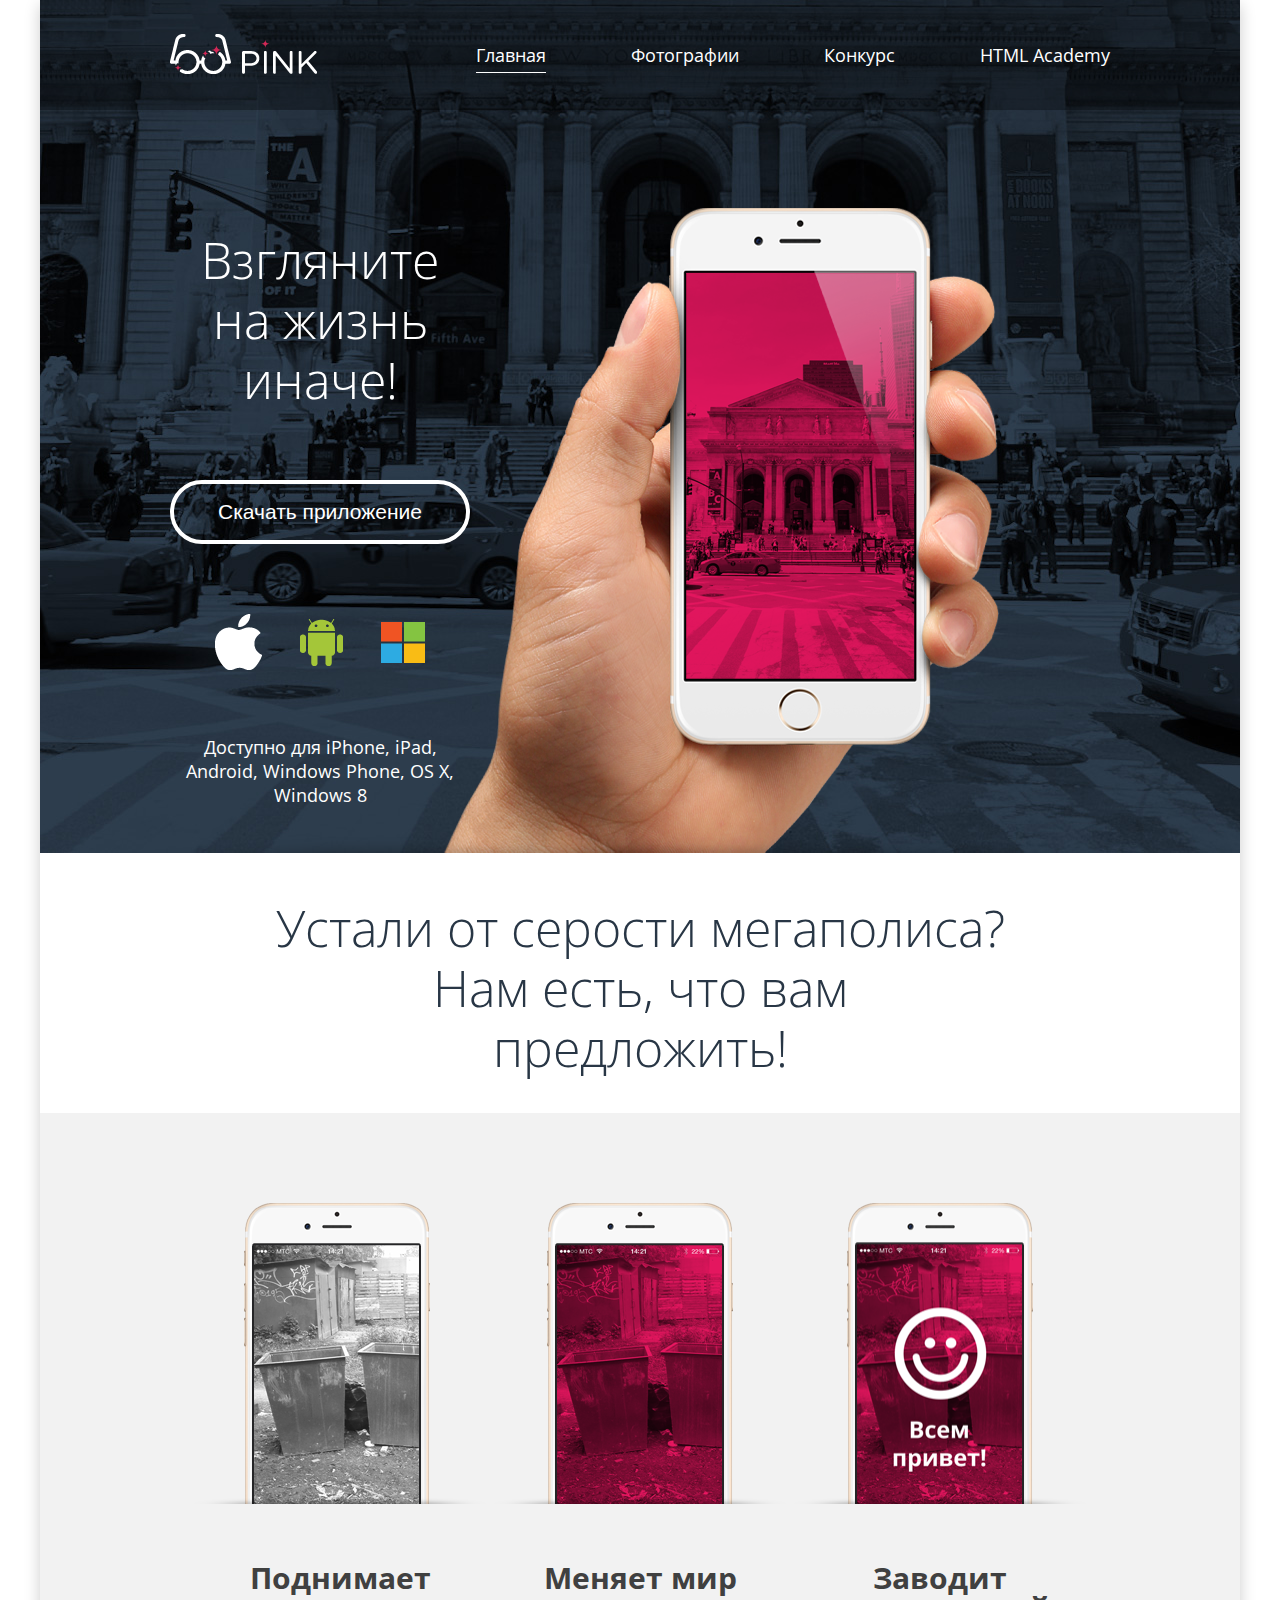
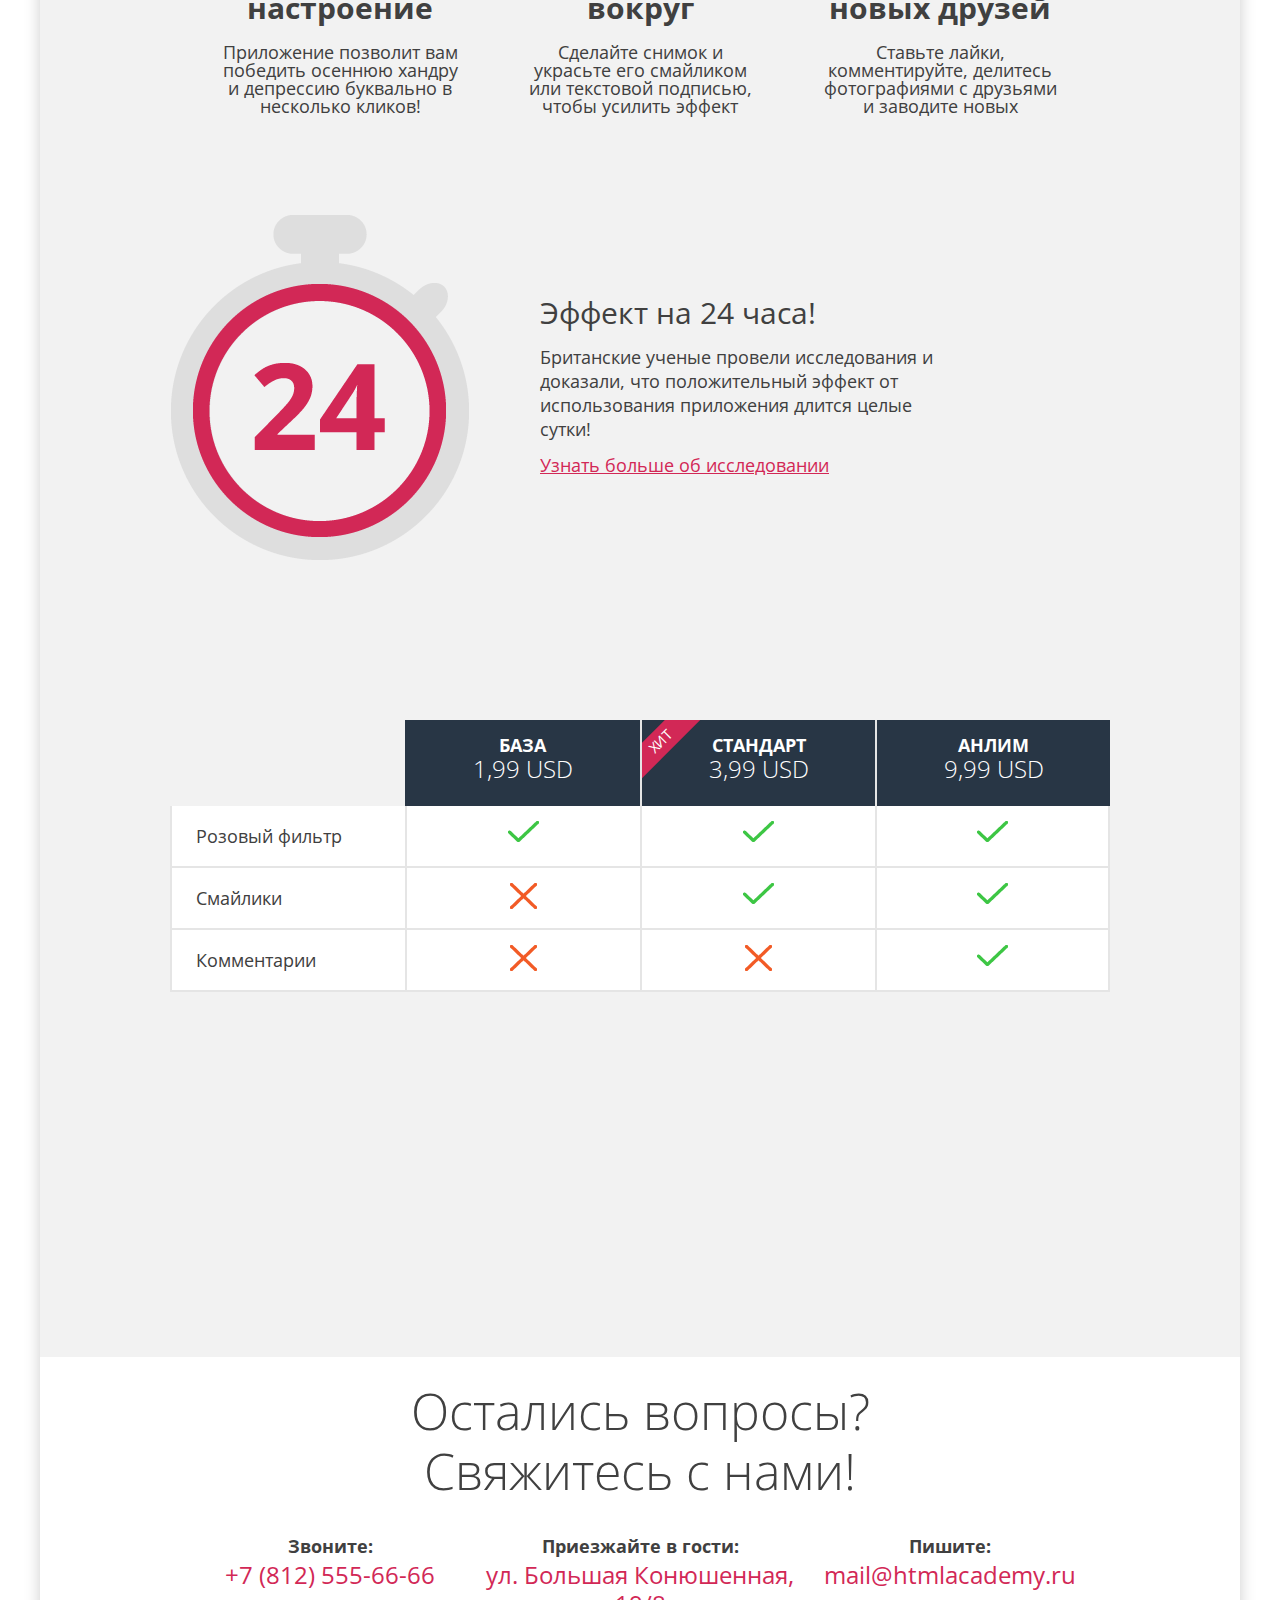
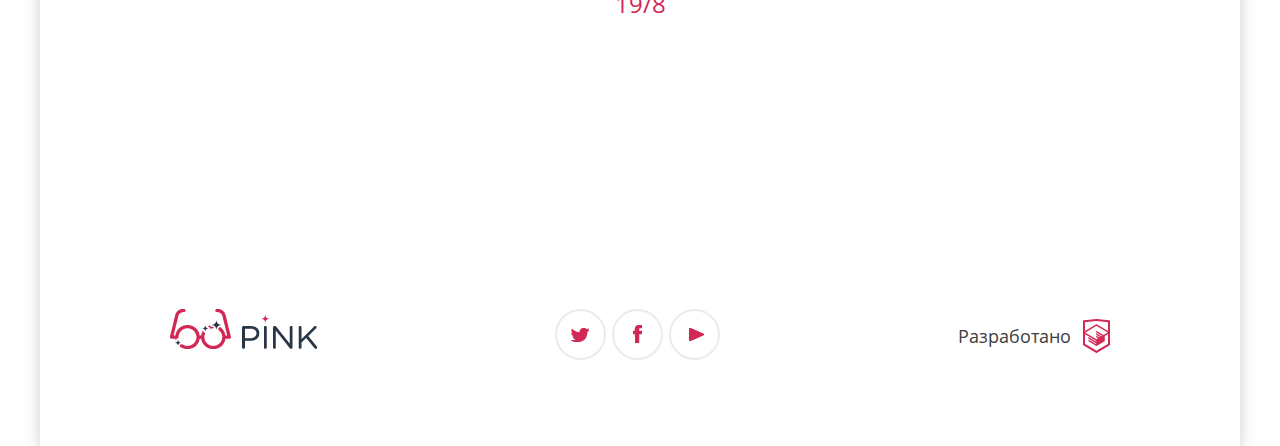
<file: index.html>
<!DOCTYPE html>
<html lang="ru">

<head>
    <meta charset="UTF-8">
    <meta http-equiv="X-UA-Compatible" content="IE=edge">
    <meta name="viewport" content="width=device-width, initial-scale=1.0">
    <title>Document</title>
    <link rel="preconnect" href="https://fonts.googleapis.com">
    <link rel="preconnect" href="https://fonts.gstatic.com" crossorigin>
    <link href="https://fonts.googleapis.com/css2?family=Open+Sans:ital,wght@0,300;0,400;0,700;1,300;1,400;1,700&display=swap" rel="stylesheet">
    <link rel="stylesheet" href="./css/styles.css">
</head>

<body>
    <div class="container">
        <header>
            <div class="user-nav-wrapper">
                <a href="#" class="header__logo-link">
                    <picture>
                        <source srcset="./images/index/head/desktop/header-logo.png" alt="" class="header-logo header-logo--desktop" width="147px" height="40px" media="(min-width: 1200px)">
                        <source srcset="./images/index/head/tablet/header-logo.png" alt="" class="header-logo header-logo--tablet" width="147px" height="40px" media="(min-width: 660px)">
                        <source srcset="./images/index/head/mobile/header-logo.png" alt="" class="header-logo header-logo--mobile" width="75px" height="22px">
                        <img srcset="./images/index/head/mobile/header-logo.png" width="75px" height="22px" alt="My default image">
                    </picture>
                </a>
                <div class="burger-icon">
                    <svg viewBox="0 0 24 24">
                        <path d="M3,6H21V8H3V6M3,11H21V13H3V11M3,16H21V18H3V16Z" />
                    </svg>
                </div>
                <nav class="main-nav">
                    <div class="nav-container">
                        <ul class="nav__items">
                            <div class="close-icon">
                                <svg viewBox="0 0 24 24">
                                    <path d="M19,6.41L17.59,5L12,10.59L6.41,5L5,6.41L10.59,12L5,17.59L6.41,19L12,13.41L17.59,19L19,17.59L13.41,12L19,6.41Z" />
                                </svg>
                            </div>
                            <a href="./index.html" class="nav__item-link">
                                <li class="nav__item nav__item-active">Главная</li>
                            </a>
                            <a href="./form.html" class="nav__item-link">
                                <li class="nav__item">Фотографии</li>
                            </a>
                            <a href="./photo.html" class="nav__item-link">
                                <li class="nav__item">Конкурс</li>
                            </a>
                            </a>
                            <a href="achievements.html" class="nav__item-link">
                                <li class="nav__item">HTML Academy</li>
                            </a>
                        </ul>
                    </div>
                </nav>
            </div>
            <picture>
                <source srcset="./images/index/head/desktop/hand-iphone.png" alt="" class="hand-iphone-img hand-iphone--desktop" width="1050px" height="645px" media="(min-width: 1200px)">
                <source srcset="./images/index/head/tablet/hand-iphone.png" alt="" class="hand-iphone-img hand-iphone-img-tablet" width="660px" height="545px" media="(min-width: 660px)">
                <source srcset="./images/index/head/mobile/hand-iphone.png" alt="" class="hand-iphone-img hand-iphone-img-mobile" width="320px" height="314px">
                <img srcset="./images/index/head/mobile/hand-iphone.png" alt="" class="hand-iphone-img hand-iphone-img-mobile" width="320px" height="314px">
            </picture>
            <div class="download__app">
                <h4 class="title download__app-title">Взгляните на жизнь иначе!</h4>
                <button type="button" class="btn download__app-btn">Скачать приложение</button>
                <div class="operating-system__imgs">
                    <img src="./images/index/head/desktop/apple-logo.png" alt="" class="operating-system__img" width="47px" height="56px">
                    <img src="./images/index/head/desktop/android-logo.png" alt="" class="operating-system__img" width="43px" height="47px">
                    <img src="./images/index/head/desktop/microsoft-logo.png" alt="" class="operating-system__img" width="44px" height="41px">
                </div>
                <p class="download__app-text">Доступно для iPhone, iPad, Android, Windows Phone, OS X, Windows 8</p>
            </div>
        </header>
        <main>
            <div class="main__title-block">
                <h4 class="main__title">Устали от серости мегаполиса?</h4>
                <h4 class="main__title">Нам есть, что вам предложить!</h4>
            </div>
            <div class="advantages">
                <div class="advantages__background-graphic-modifier"></div>
                <div class="advantages__text-wrapper">
                    <div class="advantages__text-block">
                        <h4 class="title advantages__title">Поднимает настроение</h4>
                        <p class="advantages-text">Приложение позволит вам победить осеннюю хандру и депрессию буквально в несколько кликов!</p>
                    </div>
                    <div class="advantages__text-block">
                        <h4 class="title advantages__title">Меняет мир вокруг</h4>
                        <p class="advantages-text">Сделайте снимок и украсьте его смайликом или текстовой подписью, чтобы усилить эффект</p>
                    </div>
                    <div class="advantages__text-block">
                        <h4 class="title advantages__title">Заводит новых друзей</h4>
                        <p class="advantages-text">Ставьте лайки, комментируйте, делитесь фотографиями с друзьями и заводите новых</p>
                    </div>
                </div>
                <div class="advantages__imgs">
                    <img src="./images/index/body/desktop/advantages-img1.png" alt="" class="advantages__img" width="300px" height="315px">
                    <img src="./images/index/body/desktop/advantages-img2.png" alt="" class="advantages__img" width="300px" height="315px">
                    <picture>
                        <source srcset="./images/index/body/desktop/advantages-img3.png" alt="" class="advantages__img advantages__img--desktop" width="300px" height="315px" media="(min-width: 1200px)">
                        <source srcset="./images/index/body/tablet/advantages-img3.png" alt="" class="advantages__img advantages__img--tablet" width="268px" height="481px" media="(min-width: 660px)">
                        <source srcset="./images/index/body/mobile/advantages-img3.png" alt="" class="advantages__img advantages__img--mobile" width="157px" height="277px">
                        <img srcset="./images/index/body/mobile/advantages-img3.png" alt="" class="advantages__img" width="157px" height="277px">
                    </picture>
                </div>
            </div>
            <div class="duration">
                <div class="duration__imgs">
                    <picture>
                        <source srcset="./images/index/body/desktop/duration.png" alt="" class="duration__img duration__img--desktop" width="298px" height="345px" media="(min-width: 1200px)">
                        <source srcset="./images/index/body/tablet/duration.png" alt="" class="duration__img duration__img--tablet" width="238px" height="276px">
                        <img srcset="./images/index/body/tablet/duration.png" alt="" class="duration__img" width="238px" height="276px">
                    </picture>
                </div>
                <div class="duration__text-block">
                    <h4 class="title duration__title">Эффект на 24 часа!</h4>
                    <p class="duration__text"> Британские ученые провели исследования и доказали, что положительный эффект от использования приложения длится целые сутки!</p>
                    <a href="" class="duration__link link">Узнать больше об исследовании</a>
                </div>
            </div>
            <div class="price">
                <div class="price__background-graphic-modifier"></div>
                <div class="price__list-container">                    
                    <div class="price__list">
                        <div class="price__list-head">
                            <div class="price__text price__text--empty"></div>
                            <div class="price__text">
                                <h4>База</h4>
                                <p>1,99 USD</p>
                            </div>
                            <div class="price__text price__text-img">
                                <h4>Стандарт</h4>
                                <p>3,99 USD</p>
                            </div>
                            <div class="price__text">
                                <h4>Анлим</h4>
                                <p>9,99 USD</p>
                            </div>
                        </div>
                        <div class="price__list-body">
                            <div class="price__item-container">
                                <div class="price__item price__item--empty price__item--fill">Розовый фильтр</div>
                                <div class="price__item price__item--ok"><span class="price__item-text">Розовый фильтр</span><img srcset="./images/index/body/desktop/yes.png" alt="" class="icon-yes" width="31px" height="21px"></div>
                                <div class="price__item price__item--ok"><span class="price__item-text">Розовый фильтр</span><img srcset="./images/index/body/desktop/yes.png" alt="" class="icon-yes" width="31px" height="21px"></div>
                                <div class="price__item price__item--ok"><span class="price__item-text">Розовый фильтр</span><img srcset="./images/index/body/desktop/yes.png" alt="" class="icon-yes" width="31px" height="21px"></div>
                            </div>
                            <div class="price__item-container">
                                <div class="price__item price__item--empty price__item--fill">Смайлики</div>
                                <div class="price__item price__item--cancel"><span class="price__item-text">Смайлики</span><img srcset="./images/index/body/desktop/no.png" alt="" class="icon-no" width="27px" height="26px"></div>
                                <div class="price__item price__item--ok"><span class="price__item-text">Смайлики</span><img srcset="./images/index/body/desktop/yes.png" alt="" class="icon-yes" width="31px" height="21px"> </div>
                                <div class="price__item price__item--ok"><span class="price__item-text">Смайлики</span><img srcset="./images/index/body/desktop/yes.png" alt="" class="icon-yes" width="31px" height="21px"></div>
                            </div>
                            <div class="price__item-container">
                                <div class="price__item price__item--empty price__item--fill">Комментарии</div>
                                <div class="price__item price__item--cancel"><span class="price__item-text">Комментарии</span><img srcset="./images/index/body/desktop/no.png" alt="" class="icon-no" width="27px" height="26px"></div>
                                <div class="price__item price__item--cancel"><span class="price__item-text">Комментарии</span><img srcset="./images/index/body/desktop/no.png" alt="" class="icon-no" width="27px" height="26px"></div>
                                <div class="price__item price__item--ok"><span class="price__item-text">Комментарии</span><img srcset="./images/index/body/desktop/yes.png" alt="" class="icon-yes" width="31px" height="21px"></div>
                            </div>
                        </div>
                    </div>

                    <div class="swiper price__list price__list--mobile">
                        <!-- Additional required wrapper -->
                        <div class="swiper-wrapper">
                            <!-- Slides -->
                            <div class="swiper-slide price__list-item">
                                <div class="price__text">
                                    <h4>База</h4>
                                    <p>1,99 USD</p>
                                </div>
                                <div class="price__item price__item--ok"><span class="price__item-text">Розовый фильтр</span><img srcset="images/index/body/desktop/yes.png" alt="" class="icon-yes" width="31px" height="21px"></div>
                                <div class="price__item price__item--cancel"><span class="price__item-text">Смайлики</span><img srcset="images/index/body/desktop/no.png" alt="" class="icon-no" width="27px" height="26px"></div>
                                <div class="price__item price__item--cancel"><span class="price__item-text">Комментарии</span><img srcset="images/index/body/desktop/no.png" alt="" class="icon-no" width="27px" height="26px"></div>
                            </div>
                            <div class="swiper-slide price__list-item">
                                <div class="price__text price__text-img">
                                    <h4>Стандарт</h4>
                                    <p>3,99 USD</p>
                                </div>
                                <div class="price__item price__item--ok"><span class="price__item-text">Розовый фильтр</span><img srcset="images/index/body/desktop/yes.png" alt="" class="icon-yes" width="31px" height="21px"></div>
                                <div class="price__item price__item--cancel"><span class="price__item-text">Смайлики</span><img srcset="images/index/body/desktop/no.png" alt="" class="icon-no" width="27px" height="26px"></div>
                                <div class="price__item price__item--cancel"><span class="price__item-text">Комментарии</span><img srcset="images/index/body/desktop/no.png" alt="" class="icon-no" width="27px" height="26px"></div>
                            </div>
                            <div class="swiper-slide price__list-item">
                                <div class="price__text">
                                    <h4>Анлим</h4>
                                    <p>9,99 USD</p>
                                </div>
                                <div class="price__item price__item--ok"><span class="price__item-text">Розовый фильтр</span><img srcset="images/index/body/desktop/yes.png" alt="" class="icon-yes" width="31px" height="21px"></div>
                                <div class="price__item price__item--cancel"><span class="price__item-text">Смайлики</span><img srcset="images/index/body/desktop/no.png" alt="" class="icon-no" width="27px" height="26px"></div>
                                <div class="price__item price__item--cancel"><span class="price__item-text">Комментарии</span><img srcset="images/index/body/desktop/no.png" alt="" class="icon-no" width="27px" height="26px"></div>
                            </div>
                        </div>
                        <!-- If we need pagination -->
                        <div class="swiper-pagination swiper-pagination--modifier"></div>

                        <!-- If we need navigation buttons -->
                        <div class="swiper-button-prev swiper-button--modifier"></div>
                        <div class="swiper-button-next swiper-button--modifier"></div>

                        <!-- If we need scrollbar -->
                        <!-- <div class="swiper-scrollbar"></div> -->
                    </div>



                </div>
            </div>
        </main>
        <footer class="footer">
            <h4 class="footer__title">Остались вопросы? Свяжитесь с нами!</h4>
            <div class="footer__contact-container">
                <div class="footer__contact">
                    <h4 class="footer__contact-title">Звоните:</h4>
                    <p class="footer__contact-text">+7 (812) 555-66-66</p>
                </div>
                <div class="footer__contact">
                    <h4 class="footer__contact-title">Пишите:</h4>
                    <p class="footer__contact-text link">mail@htmlacademy.ru</p>
                </div>
                <div class="footer__contact">
                    <h4 class="footer__contact-title">Приезжайте в гости:</h4>
                    <p class="footer__contact-text">ул. Большая Конюшенная, 19/8</p>
                </div>
            </div>
            <div class="footer__background-graphic-modifier"></div>
            <div id="Map" style="height:200px"></div>
            <div class="footer__bottom">
                <div class="footer-visit footer__bottom-item">
                    <picture>
                        <source srcset="./images/index/foot/desktop/pink_logo.png" alt="" class="pink-logo pink-logo--desktop" width="147px" height="40px" media="(min-width: 1200px)">
                        <source srcset="./images/index/foot/tablet/pink_logo.png" alt="" class="pink-logo pink-logo--tablet" width="147px" height="40px">
                        <img srcset="./images/index/foot/desktop/pink_logo.png" alt="" class="pink-logo" width="147px" height="40px">
                    </picture>
                </div>
                <div class="footer__social footer__bottom-item">
                    <a class="social__btn social__btn-tw" href="#"></a>
                    <a class="social__btn social__btn-fb" href="#"></a>
                    <a class="social__btn social__btn-yt" href="#"></a>
                </div>
                <div class="htmlacademy__logo footer__bottom-item">
                    <span>Разработано</span>
                    <a href="" class="htmlacademy__link">
                        <img src="./images/index/foot/desktop/logo_name.png" alt="" class="footer__logo" width="27px" height="34px">
                    </a>
                </div>
            </div>
        </footer>
    </div>
    <script src="./js/jquery.min.js"></script>
    <link rel="stylesheet" href="https://cdn.jsdelivr.net/npm/swiper@8/swiper-bundle.min.css" />
    <script src="https://cdn.jsdelivr.net/npm/swiper@8/swiper-bundle.min.js"></script>
    <script src="./js/swiper.js"></script>
    <!-- <script src="./js/jquery.min.js"></script>
    <script src="./js/jquery-ui.min.js"></script>
    <script src="./js/OpenLayers.js"></script>
    <script src="./js/script.js"></script> -->
    <!-- <script>
        var lat = 47.35387;
        var lon = 8.43609;
        var zoom = 18;

        var fromProjection = new OpenLayers.Projection("EPSG:4326"); // Transform from WGS 1984
        var toProjection = new OpenLayers.Projection("EPSG:900913"); // to Spherical Mercator Projection
        var position = new OpenLayers.LonLat(lon, lat).transform(fromProjection, toProjection);

        map = new OpenLayers.Map("Map");
        var mapnik = new OpenLayers.Layer.OSM();
        map.addLayer(mapnik);

        var markers = new OpenLayers.Layer.Markers("Markers");
        map.addLayer(markers);
        markers.addMarker(new OpenLayers.Marker(position));

        map.setCenter(position, zoom);
    </script> -->
</body>

</html>
</file>
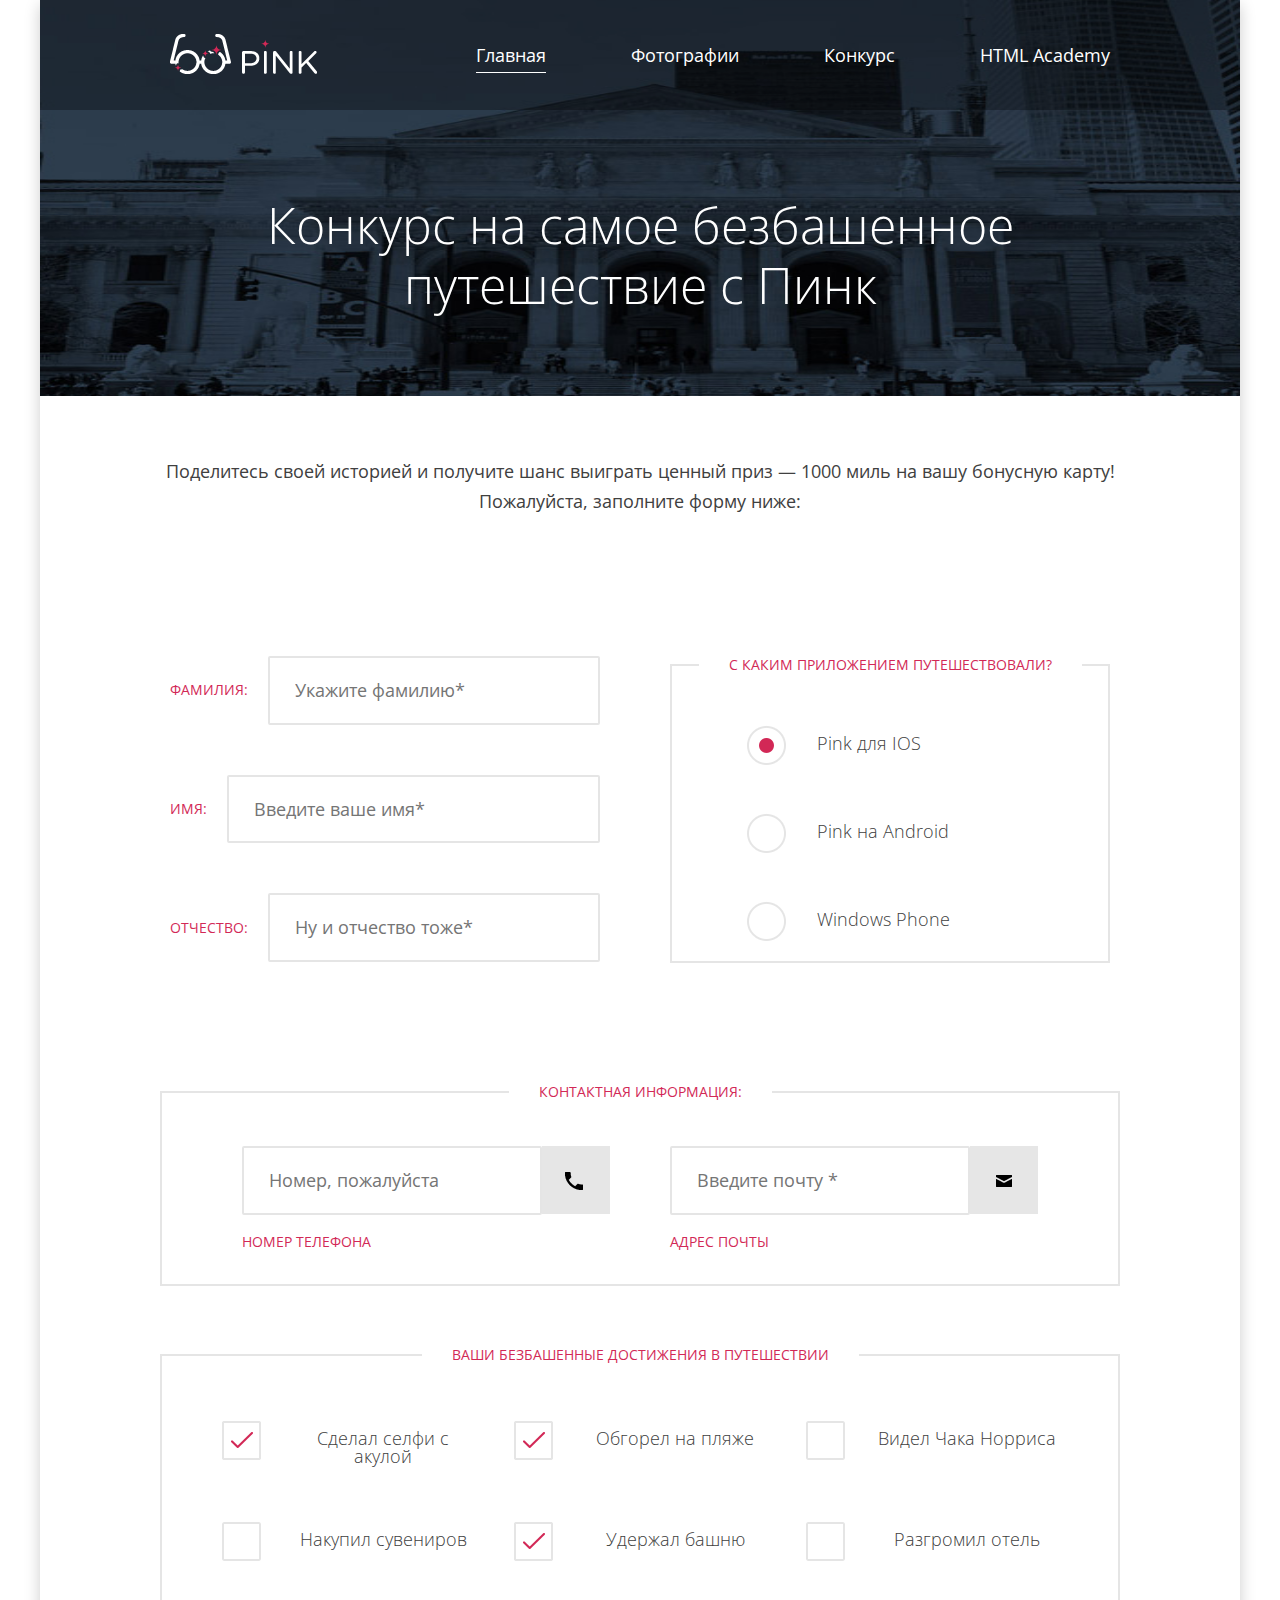
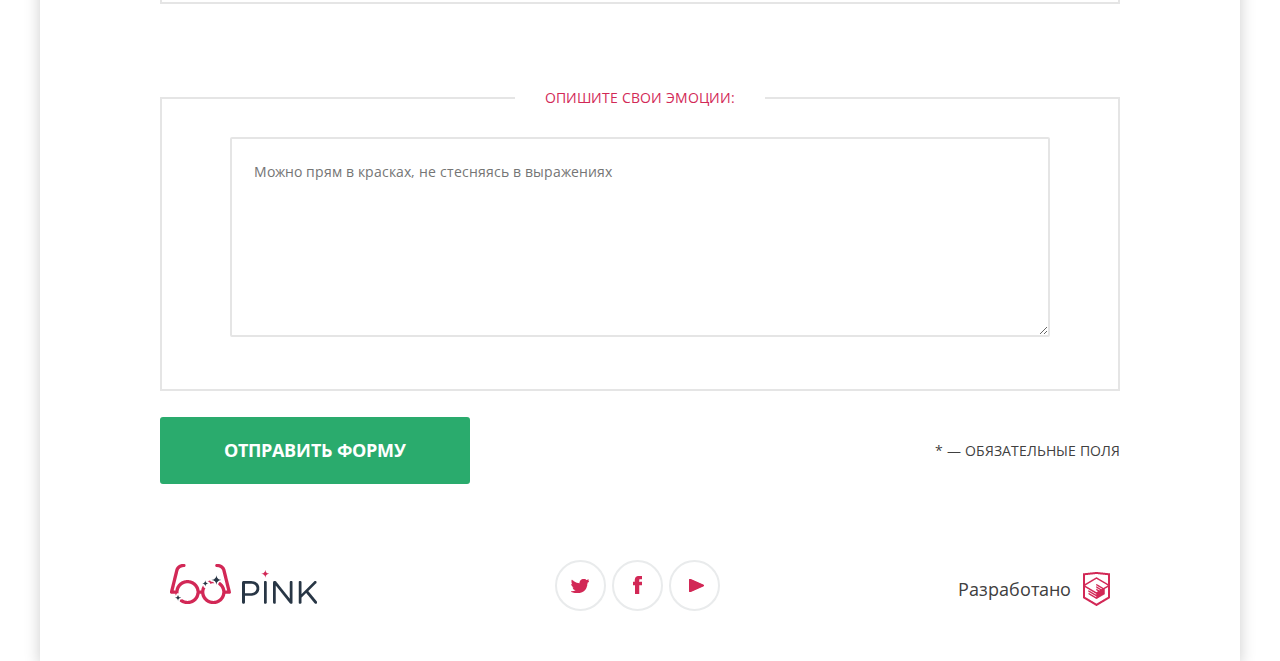
<file: form.html>
<!DOCTYPE html>
<html lang="ru">

<head>
    <meta charset="UTF-8">
    <meta http-equiv="X-UA-Compatible" content="IE=edge">
    <meta name="viewport" content="width=device-width, initial-scale=1.0">
    <title>Document</title>
    <link rel="preconnect" href="https://fonts.googleapis.com">
    <link rel="preconnect" href="https://fonts.gstatic.com" crossorigin>
    <link href="https://fonts.googleapis.com/css2?family=Open+Sans:ital,wght@0,300;0,400;0,700;1,300;1,400;1,700&display=swap" rel="stylesheet">
    <link rel="stylesheet" href="./css/styles.css">
</head>

<body>
    <div class="container">
        <header class="header--form">
            <div class="user-nav-wrapper">
                <a href="#" class="header__logo-link">
                    <picture>
                        <source srcset="./images/index/head/desktop/header-logo.png" alt="" class="header-logo header-logo--desktop" width="147px" height="40px" media="(min-width: 1200px)">
                        <source srcset="./images/index/head/tablet/header-logo.png" alt="" class="header-logo header-logo--tablet" width="147px" height="40px" media="(min-width: 660px)">
                        <source srcset="./images/index/head/mobile/header-logo.png" alt="" class="header-logo header-logo--mobile" width="75px" height="22px">
                        <img srcset="./images/index/head/mobile/header-logo.png" width="75px" height="22px" alt="My default image">
                    </picture>
                </a>
                <div class="burger-icon">
                    <svg viewBox="0 0 24 24">
                        <path d="M3,6H21V8H3V6M3,11H21V13H3V11M3,16H21V18H3V16Z" />
                    </svg>
                </div>
                <nav class="main-nav">
                    <div class="nav-container">
                        <ul class="nav__items">
                            <div class="close-icon">
                                <svg viewBox="0 0 24 24">
                                    <path d="M19,6.41L17.59,5L12,10.59L6.41,5L5,6.41L10.59,12L5,17.59L6.41,19L12,13.41L17.59,19L19,17.59L13.41,12L19,6.41Z" />
                                </svg>
                            </div>
                            <a href="./index.html" class="nav__item-link">
                                <li class="nav__item nav__item-active">Главная</li>
                            </a>
                            <a href="./form.html" class="nav__item-link">
                                <li class="nav__item">Фотографии</li>
                            </a>
                            <a href="./photo.html" class="nav__item-link">
                                <li class="nav__item">Конкурс</li>
                            </a>
                            </a>
                            <a href="achievements.html" class="nav__item-link">
                                <li class="nav__item">HTML Academy</li>
                            </a>
                        </ul>
                    </div>
                </nav>
            </div>
            <h4 class="title header__form-title">Конкурс на самое безбашенное путешествие с Пинк</h4>
        </header>
        <main>
            <form class="contest-feedback">
                <div class="contest-feedback__title-block contest-feedback__container">
                    <h4 class="contest-feedback__title">Поделитесь своей историей и получите шанс выиграть ценный приз — 1000 миль на вашу бонусную карту!
                        <div class="contest-feedback__display-block display-none">Пожалуйста, заполните форму ниже:</div>
                    </h4>
                </div>

                <div class="contest-feedback__flex-container">
                    <div class="contest-feedback__user-info contest-feedback__container">
                        <div class="user-info__container">
                            <label for="user-info__input" class="user-info__label">ФАМИЛИЯ:</label>
                            <input type="text" id="user-info__input" name="user-info__surname" placeholder="Укажите фамилию*" class="js-input user-info__input-form user-info__input-surname">
                        </div>
                        <div class="user-info__container">
                            <label for="user-info__input" class="user-info__label">ИМЯ:</label>
                            <input type="text" id="user-info__input" name="user-info__name" placeholder="Введите ваше имя*" class="js-input user-info__input-form user-info__input-name">
                        </div>
                        <div class="user-info__container">
                            <label for="user-info__input" class="user-info__label">ОТЧЕСТВО:</label>
                            <input type="text" id="user-info__input" name="user-info__middle-name" placeholder="Ну и отчество тоже*" class="js-input user-info__input-form user-info__input-middle-name">
                        </div>
                    </div>

                    <div class="contest-feedback__background-color contest-feedback__pink-app-container">
                        <fieldset class="contest-feedback__pink-app contest-feedback__container">
                            <legend class="pink-app__title">С каким приложением путешествовали?</legend>
                            <div class="pink-app__radios">
                                <div class="radios">
                                    <input id="radio--1" type="radio" name="pink-app__radio" value="radio-IOS" class="js-radio" checked>
                                    <label for="radio--1">Pink для IOS</label>
                                </div>
                                <div class="radios">
                                    <input id="radio--2" type="radio" name="pink-app__radio" value="radio-Android" class="js-radio">
                                    <label for="radio--2">Pink на Android</label>
                                </div>
                                <div class="radios">
                                    <input id="radio--3" type="radio" name="pink-app__radio" value="radio-Phone" class="js-radio">
                                    <label for="radio--3">Windows Phone</label>
                                </div>
                            </div>
                        </fieldset>
                    </div>
                </div>

                <div class="contest-feedback__background-color contest-feedback__achievements-container">
                    <fieldset class="contest-feedback__achievements contest-feedback__container">
                        <legend class="achievements__title">Ваши безбашенные достижения в путешествии</legend>
                        <div class="achievements__checkboxes">
                            <label class="checkboxes">
                            <input type="checkbox" name="checkbox-selfi" checked class="js-checkbox">
                            <span>Сделал селфи с акулой</span>
                        </label>
                            <label class="checkboxes">
                            <input type="checkbox" name="checkbox-beach" checked class="js-checkbox">
                            <span>Обгорел на пляже</span>
                        </label>
                            <label class="checkboxes">
                            <input type="checkbox" name="checkbox-norris" class="js-checkbox">
                            <span>Видел Чака Норриса</span>
                        </label>
                            <label class="checkboxes">
                            <input type="checkbox" name="checkbox-souvenir" class="js-checkbox">
                            <span>Накупил сувениров</span>
                        </label>
                            <label class="checkboxes">
                            <input type="checkbox" name="checkbox-tower" checked class="js-checkbox">
                            <span>Удержал башню</span>
                        </label>
                            <label class="checkboxes">
                            <input type="checkbox" name="checkbox-hotel" class="js-checkbox">
                            <span>Разгромил отель</span>
                        </label>
                        </div>
                    </fieldset>
                </div>

                <fieldset class="contest-feedback__contact-information contest-feedback__container">
                    <legend class="contact-information__title">Контактная информация:</legend>
                    <div class="contact-information__phone-number contact-information__container">
                        <label for="contact-information__phone-number-input" class="contact-information__number-label user-contact-information__label">Номер телефона</label>
                        <div class="contact-information__button-container">
                            <input type="tel" id="contact-information__number-input" name="contact-information__number-name" placeholder="Номер, пожалуйста" pattern="[8]{1}-[0-9]{3}-[0-9]{3}-[0-9]{2}-[0-9]{2}" class="js-input contact-information__number-input-form contact-information__input-form">
                            <button type="button" class="contact-information__phone-button contact-information__button" id="phone-icon"></button>
                        </div>
                    </div>
                    <div class="contact-information__email contact-information__container">
                        <label for="contact-information__input" class="contact-information__email-label user-contact-information__label">Адрес почты</label>
                        <div class="contact-information__button-container">
                            <input type="email" id="contact-information__input" name="contact-information__name" placeholder="Введите почту *" class="js-input contact-information__email-input-form contact-information__input-form">
                            <button type="button" class="contact-information__email-button contact-information__button" id="email-icon"></button>
                        </div>
                    </div>
                </fieldset>


                <div class="contest-feedback__emotions contest-feedback__container">
                    <fieldset class="emotions__textarea-feedback__container">
                        <legend class="emotions__title">Опишите свои эмоции:</legend>
                        <textarea id="emotions__textarea" name="emotions__textarea-name" placeholder="Можно прям в красках, не стесняясь в выражениях" class="js-input emotions__textarea"></textarea>
                    </fieldset>
                    <div class="emotion__container">
                        <input class="js-input emotions__button" type="submit" name="emotions__button" value="ОТПРАВИТЬ ФОРМУ">
                        <span class="emotions__text">* — обязательные поля</span>
                    </div>
                </div>
            </form>
        </main>
        <footer class="footer">
            <div class="footer__bottom footer__form">
                <div class="footer-visit footer__bottom-item">
                    <picture>
                        <source srcset="./images/index/foot/desktop/pink_logo.png" alt="" class="pink-logo pink-logo--desktop" width="147px" height="40px" media="(min-width: 1200px)">
                        <source srcset="./images/index/foot/tablet/pink_logo.png" alt="" class="pink-logo pink-logo--tablet" width="147px" height="40px">
                        <img srcset="./images/index/foot/desktop/pink_logo.png" alt="" class="pink-logo" width="147px" height="40px">
                    </picture>
                </div>
                <div class="footer__social footer__bottom-item">
                    <a class="social__btn social__btn-tw" href="#"></a>
                    <a class="social__btn social__btn-fb" href="#"></a>
                    <a class="social__btn social__btn-yt" href="#"></a>
                </div>
                <div class="htmlacademy__logo footer__bottom-item">
                    <span>Разработано</span>
                    <a href="" class="htmlacademy__link">
                        <img src="./images/index/foot/desktop/logo_name.png" alt="" class="footer__logo" width="27px" height="34px">
                    </a>
                </div>
            </div>
        </footer>
    </div>
    <script src="./js/jquery.min.js"></script>
    <script src="./js/form.js"></script>
</body>

</html>
</file>
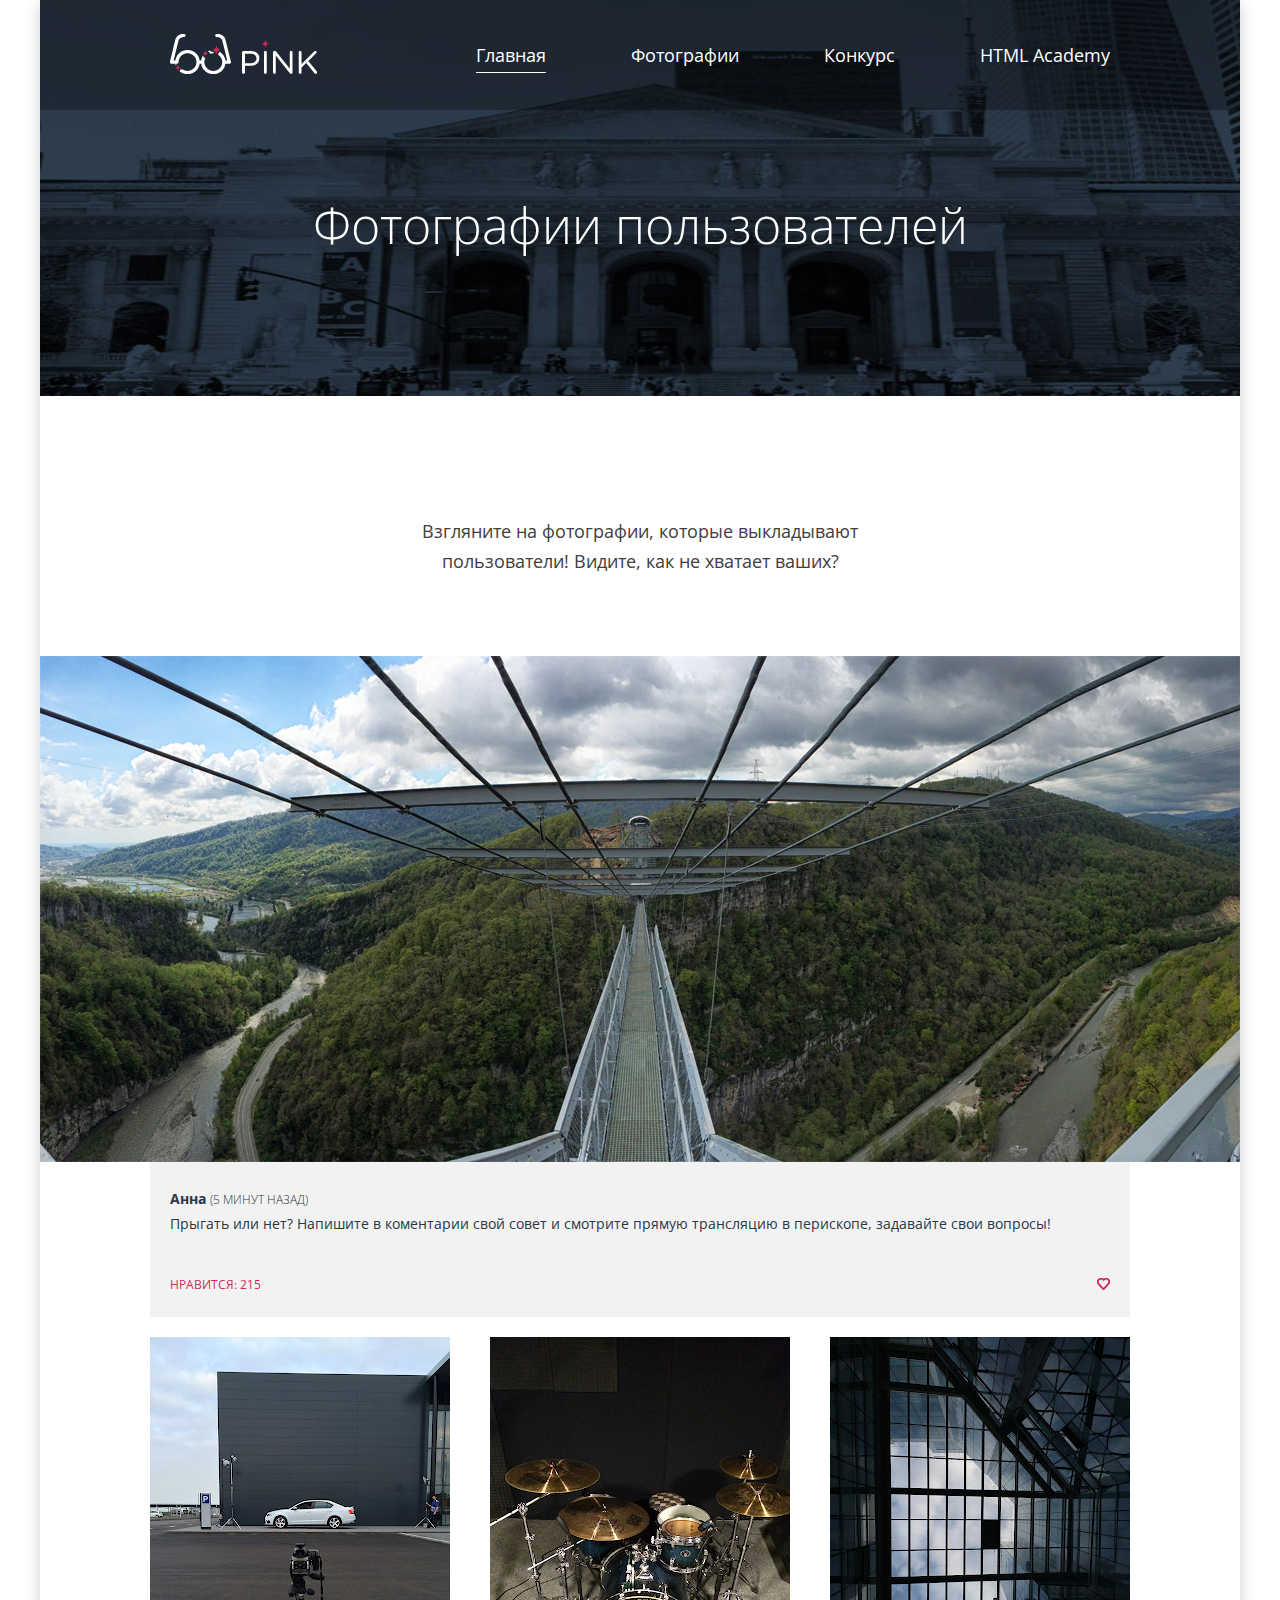
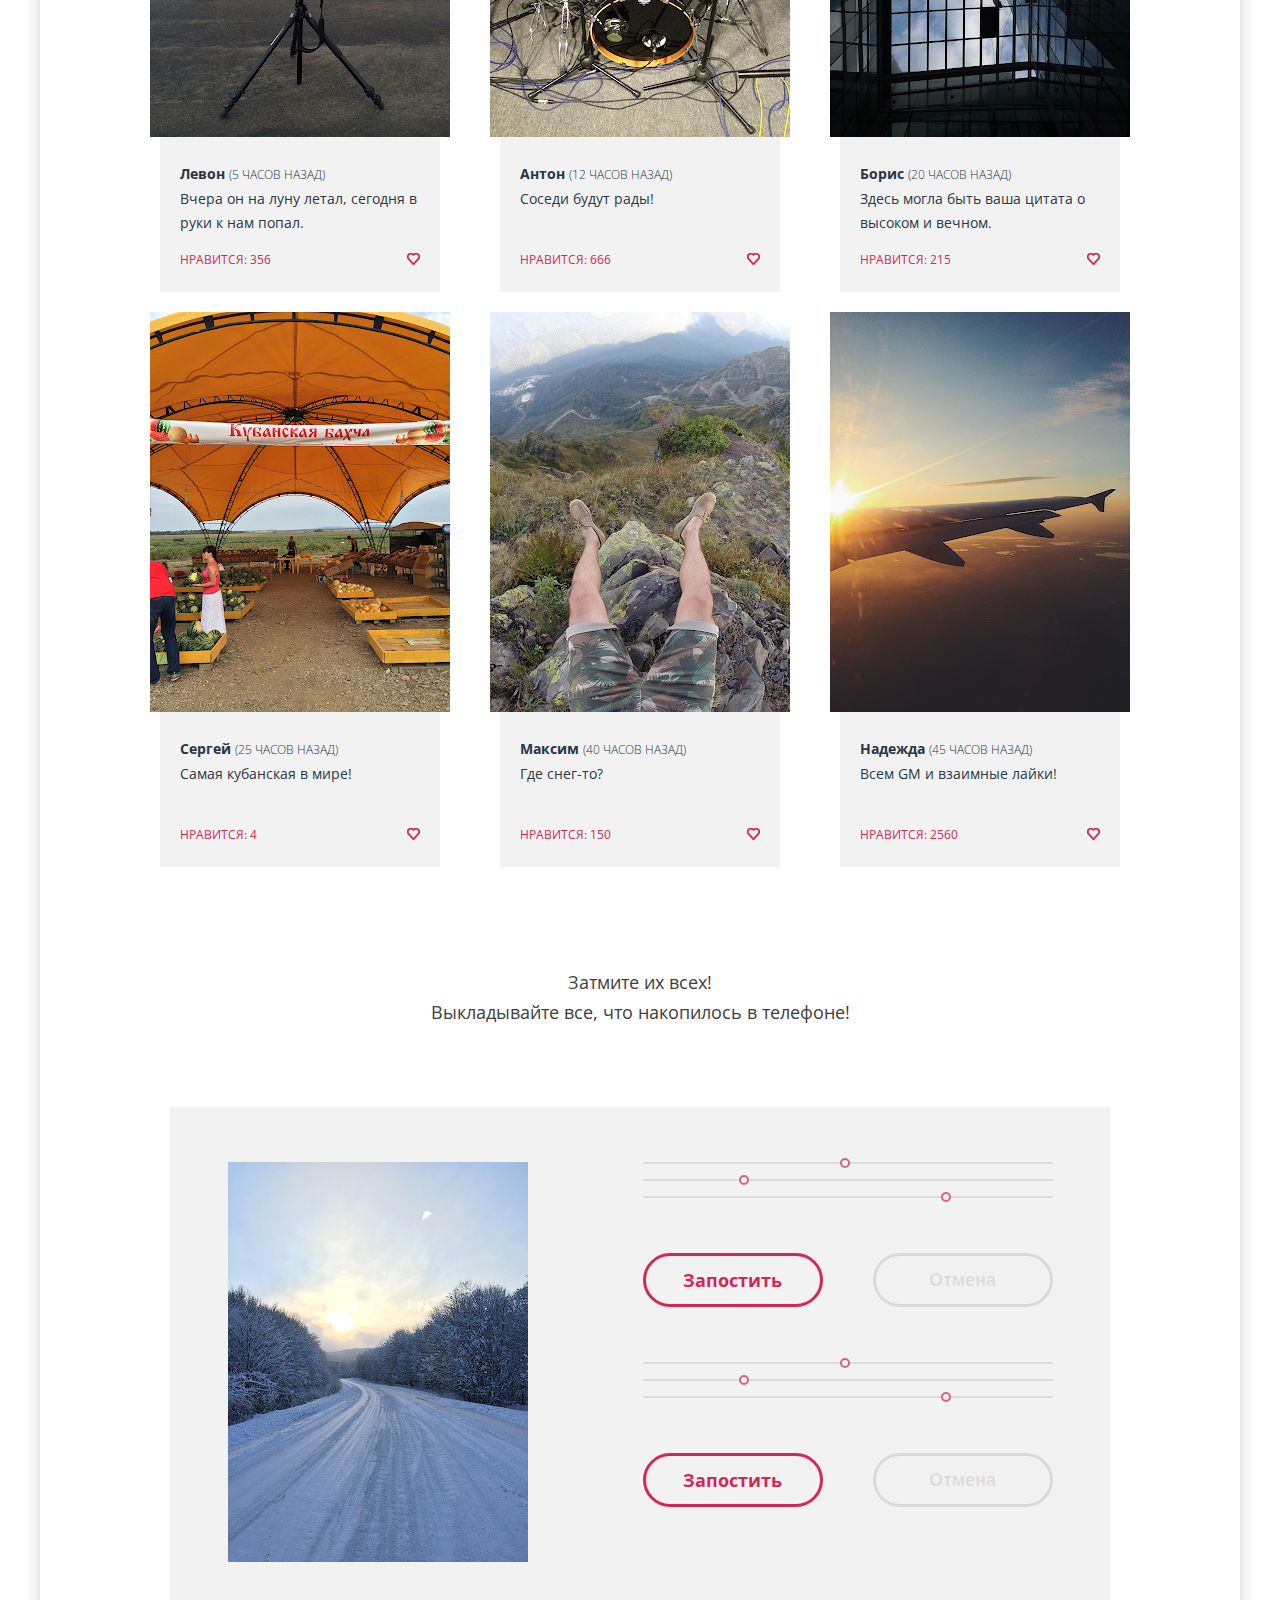
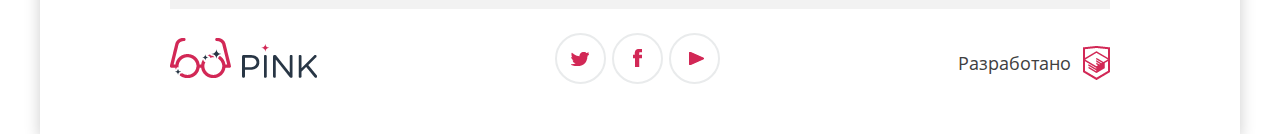
<file: photo.html>
<!DOCTYPE html>
<html lang="ru">

<head>
    <meta charset="UTF-8">
    <meta http-equiv="X-UA-Compatible" content="IE=edge">
    <meta name="viewport" content="width=device-width, initial-scale=1.0">
    <title>Document</title>
    <link rel="preconnect" href="https://fonts.googleapis.com">
    <link rel="preconnect" href="https://fonts.gstatic.com" crossorigin>
    <link href="https://fonts.googleapis.com/css2?family=Open+Sans:ital,wght@0,300;0,400;0,700;1,300;1,400;1,700&display=swap" rel="stylesheet">
    <link rel="stylesheet" href="./css/styles.css">
</head>

<body>
    <div class="container">
        <header class="header--form">
            <div class="user-nav-wrapper">
                <a href="#" class="header__logo-link">
                    <picture>
                        <source srcset="./images/index/head/desktop/header-logo.png" alt="" class="header-logo header-logo--desktop" width="147px" height="40px" media="(min-width: 1200px)">
                        <source srcset="./images/index/head/tablet/header-logo.png" alt="" class="header-logo header-logo--tablet" width="147px" height="40px" media="(min-width: 660px)">
                        <source srcset="./images/index/head/mobile/header-logo.png" alt="" class="header-logo header-logo--mobile" width="75px" height="22px">
                        <img srcset="./images/index/head/mobile/header-logo.png" width="75px" height="22px" alt="My default image">
                    </picture>
                </a>
                <div class="burger-icon">
                    <svg viewBox="0 0 24 24">
                        <path d="M3,6H21V8H3V6M3,11H21V13H3V11M3,16H21V18H3V16Z" />
                    </svg>
                </div>
                <nav class="main-nav">
                    <div class="nav-container">
                        <ul class="nav__items">
                            <div class="close-icon">
                                <svg viewBox="0 0 24 24">
                                    <path d="M19,6.41L17.59,5L12,10.59L6.41,5L5,6.41L10.59,12L5,17.59L6.41,19L12,13.41L17.59,19L19,17.59L13.41,12L19,6.41Z" />
                                </svg>
                            </div>
                            <a href="./index.html" class="nav__item-link">
                                <li class="nav__item nav__item-active">Главная</li>
                            </a>
                            <a href="./form.html" class="nav__item-link">
                                <li class="nav__item">Фотографии</li>
                            </a>
                            <a href="./photo.html" class="nav__item-link">
                                <li class="nav__item">Конкурс</li>
                            </a>
                            </a>
                            <a href="achievements.html" class="nav__item-link">
                                <li class="nav__item">HTML Academy</li>
                            </a>
                        </ul>
                    </div>
                </nav>
            </div>
            <h4 class="title header__form-title">Фотографии пользователей</h4>
        </header>
        <main>
            <div class="photo__title-block">
                <h4 class="photo__title">Взгляните на фотографии, которые выкладывают пользователи! Видите, как не хватает ваших? </h4>
            </div>

            <div class="photo-img__container">
                <div class="photo-img__block photo-img__block-first">
                    <picture>
                        <source srcset="./images/photo/body/desktop/photo-1.jpg" alt=" " class="photo-img photo-img__first" width="280px" height="280px" media="(min-width: 1200px)">
                        <source srcset="./images/photo/body/tablet/photo-1.jpg" alt=" " class="photo-img photo-img__first" width="660px" height="509px" media="(min-width: 660px)">
                        <source srcset="./images/photo/body/mobile/photo-1.jpg" alt=" " class="photo-img photo-img__first" width="280px" height="180px">
                        <img srcset="./images/photo/body/mobile/photo-1.jpg" alt=" " class="photo-img photo-img__first" width="280px" height="180px">
                    </picture>
                    <div class="photo-img__second-block photo-img__second-block-first">
                        <div class="photo-img__second-block-container">
                            <p class="photo-img__tytle">Анна <span class="photo-img__tytle--time">(5 минут назад)</span></p>
                            <p class="photo-img__text">Прыгать или нет? Напишите в коментарии свой совет и смотрите прямую трансляцию в перископе, задавайте свои вопросы!</p>
                        </div>
                        <div class="photo-img__likes-container photo-img__likes-container-first">
                            <picture class="">
                                <source srcset="./images/photo/body/desktop/like-icon.png" alt=" " class="photo-img__likes" width="13px" height="12px" media="(min-width: 1200px)">
                                <source srcset="./images/photo/body/tablet/like-icon.png" alt=" " class="photo-img__likes" width="13px" height="12px" media="(min-width: 660px)">
                                <source srcset="./images/photo/body/mobile/like-icon.png" alt=" " class="photo-img__likes" width="13px" height="12px">
                                <img srcset="./images/photo/body/mobile/like-icon.png" alt=" " class="photo-img__likes" width="13px" height="12px">
                            </picture>
                            <span class="photo-img__likes-number">Нравится: 215</span>
                        </div>
                    </div>
                </div>
                <div class="photo-img__second-container">
                    <div class="photo-img__block">
                        <picture>
                            <source srcset="./images/photo/body/desktop/photo-2.jpg" alt="" class="photo-img" width="300px" height="400px" media="(min-width: 1200px)">
                            <source srcset="./images/photo/body/tablet/photo-2.jpg" alt="" class="photo-img" width="300px" height="300px" media="(min-width: 660px)">
                            <source srcset="./images/photo/body/mobile/photo-2.jpg" alt="" class="photo-img" width="280px" height="180px">
                            <img srcset="./images/photo/body/mobile/photo-2.jpg" alt="" class="photo-img" width="280px" height="180px">
                        </picture>
                        <div class="photo-img__second-block">
                            <div class="photo-img__second-block-container">
                                <p class="photo-img__tytle">Левон <span class="photo-img__tytle--time">(5 часов назад)</span></p>
                                <p class="photo-img__text">Вчера он на луну летал, сегодня в руки к нам попал.</p>
                            </div>
                            <div class="photo-img__likes-container">
                                <picture class="">
                                    <source srcset="./images/photo/body/desktop/like-icon.png" alt=" " class="photo-img__likes" width="13px" height="12px" media="(min-width: 1200px)">
                                    <source srcset="./images/photo/body/tablet/like-icon.png" alt=" " class="photo-img__likes" width="13px" height="12px" media="(min-width: 660px)">
                                    <source srcset="./images/photo/body/mobile/like-icon.png" alt=" " class="photo-img__likes" width="13px" height="12px">
                                    <img srcset="./images/photo/body/mobile/like-icon.png" alt=" " class="photo-img__likes" width="13px" height="12px">
                                </picture>
                                <span class="photo-img__likes-number">Нравится: 356</span>
                            </div>
                        </div>
                    </div>
                    <div class="photo-img__block">
                        <picture>
                            <source srcset="./images/photo/body/desktop/photo-3.jpg" alt="" class="photo-img" width="300px" height="400px" media="(min-width: 1200px)">
                            <source srcset="./images/photo/body/tablet/photo-3.jpg" alt="" class="photo-img" width="300px" height="300px" media="(min-width: 660px)">
                            <source srcset="./images/photo/body/mobile/photo-3.jpg" alt="" class="photo-img" width="280px" height="180px">
                            <img srcset="./images/photo/body/mobile/photo-3.jpg" alt="" class="photo-img" width="280px" height="180px">
                        </picture>
                        <div class="photo-img__second-block">
                            <div class="photo-img__second-block-container">
                                <p class="photo-img__tytle">Антон <span class="photo-img__tytle--time">(12 часов назад)</span></p>
                                <p class="photo-img__text">Соседи будут рады!</p>
                            </div>
                            <div class="photo-img__likes-container">
                                <picture class="">
                                    <source srcset="./images/photo/body/desktop/like-icon.png" alt=" " class="photo-img__likes" width="13px" height="12px" media="(min-width: 1200px)">
                                    <source srcset="./images/photo/body/tablet/like-icon.png" alt=" " class="photo-img__likes" width="13px" height="12px" media="(min-width: 660px)">
                                    <source srcset="./images/photo/body/mobile/like-icon.png" alt=" " class="photo-img__likes" width="13px" height="12px">
                                    <img srcset="./images/photo/body/mobile/like-icon.png" alt=" " class="photo-img__likes" width="13px" height="12px">
                                </picture>
                                <span class="photo-img__likes-number">Нравится: 666</span>
                            </div>
                        </div>
                    </div>
                    <div class="photo-img__block">
                        <picture>
                            <source srcset="./images/photo/body/desktop/photo-4.jpg" alt="" class="photo-img" width="300px" height="400px" media="(min-width: 1200px)">
                            <source srcset="./images/photo/body/tablet/photo-4.jpg" alt="" class="photo-img" width="300px" height="300px" media="(min-width: 660px)">
                            <source srcset="./images/photo/body/mobile/photo-4.jpg" alt="" class="photo-img" width="280px" height="180px">
                            <img srcset="./images/photo/body/mobile/photo-4.jpg" alt="" class="photo-img" width="280px" height="180px">
                        </picture>
                        <div class="photo-img__second-block">
                            <div class="photo-img__second-block-container">
                                <p class="photo-img__tytle">Борис <span class="photo-img__tytle--time">(20 часов назад)</span></p>
                                <p class="photo-img__text">Здесь могла быть ваша цитата о высоком и вечном.</p>
                            </div>
                            <div class="photo-img__likes-container">
                                <picture class="">
                                    <source srcset="./images/photo/body/desktop/like-icon.png" alt=" " class="photo-img__likes" width="13px" height="12px" media="(min-width: 1200px)">
                                    <source srcset="./images/photo/body/tablet/like-icon.png" alt=" " class="photo-img__likes" width="13px" height="12px" media="(min-width: 660px)">
                                    <source srcset="./images/photo/body/mobile/like-icon.png" alt=" " class="photo-img__likes" width="13px" height="12px">
                                    <img srcset="./images/photo/body/mobile/like-icon.png" alt=" " class="photo-img__likes" width="13px" height="12px">
                                </picture>
                                <span class="photo-img__likes-number">Нравится: 215</span>
                            </div>
                        </div>
                    </div>
                    <div class="photo-img__block">
                        <picture>
                            <source srcset="./images/photo/body/desktop/photo-5.jpg" alt="" class="photo-img" width="300px" height="400px" media="(min-width: 1200px)">
                            <source srcset="./images/photo/body/tablet/photo-5.jpg" alt="" class="photo-img" width="300px" height="300px" media="(min-width: 660px)">
                            <source srcset="./images/photo/body/mobile/photo-5.jpg" alt="" class="photo-img" width="280px" height="180px">
                            <img srcset="./images/photo/body/mobile/photo-5.jpg" alt="" class="photo-img" width="280px" height="180px">
                        </picture>
                        <div class="photo-img__second-block">
                            <div class="photo-img__second-block-container">

                                <p class="photo-img__tytle">Сергей <span class="photo-img__tytle--time">(25 часов назад)</span></p>
                                <p class="photo-img__text">Самая кубанская в мире!</p>
                            </div>
                            <div class="photo-img__likes-container">
                                <picture class="">
                                    <source srcset="./images/photo/body/desktop/like-icon.png" alt=" " class="photo-img__likes" width="13px" height="12px" media="(min-width: 1200px)">
                                    <source srcset="./images/photo/body/tablet/like-icon.png" alt=" " class="photo-img__likes" width="13px" height="12px" media="(min-width: 660px)">
                                    <source srcset="./images/photo/body/mobile/like-icon.png" alt=" " class="photo-img__likes" width="13px" height="12px">
                                    <img srcset="./images/photo/body/mobile/like-icon.png" alt=" " class="photo-img__likes" width="13px" height="12px">
                                </picture>
                                <span class="photo-img__likes-number">Нравится: 4</span>
                            </div>
                        </div>
                    </div>
                    <div class="photo-img__block">
                        <picture>
                            <source srcset="./images/photo/body/desktop/photo-6.jpg" alt="" class="photo-img" width="300px" height="400px" media="(min-width: 1200px)">
                            <source srcset="./images/photo/body/tablet/photo-6.jpg" alt="" class="photo-img" width="300px" height="300px" media="(min-width: 660px)">
                            <source srcset="./images/photo/body/mobile/photo-6.jpg" alt="" class="photo-img" width="280px" height="180px">
                            <img srcset="./images/photo/body/mobile/photo-6.jpg" alt="" class="photo-img" width="280px" height="180px">
                        </picture>
                        <div class="photo-img__second-block">
                            <div class="photo-img__second-block-container">
                                <p class="photo-img__tytle">Максим <span class="photo-img__tytle--time">(40 часов назад)</span></p>
                                <p class="photo-img__text">Где снег-то?</p>
                            </div>
                            <div class="photo-img__likes-container">
                                <picture class="">
                                    <source srcset="./images/photo/body/desktop/like-icon.png" alt=" " class="photo-img__likes" width="13px" height="12px" media="(min-width: 1200px)">
                                    <source srcset="./images/photo/body/tablet/like-icon.png" alt=" " class="photo-img__likes" width="13px" height="12px" media="(min-width: 660px)">
                                    <source srcset="./images/photo/body/mobile/like-icon.png" alt=" " class="photo-img__likes" width="13px" height="12px">
                                    <img srcset="./images/photo/body/mobile/like-icon.png" alt=" " class="photo-img__likes" width="13px" height="12px">
                                </picture>
                                <span class="photo-img__likes-number">Нравится: 150</span>
                            </div>
                        </div>
                    </div>
                    <div class="photo-img__block">
                        <picture>
                            <source srcset="./images/photo/body/desktop/photo-7.jpg" alt="" class="photo-img" width="300px" height="400px" media="(min-width: 1200px)">
                            <source srcset="./images/photo/body/tablet/photo-7.jpg" alt="" class="photo-img" width="300px" height="300px" media="(min-width: 660px)">
                            <source srcset="./images/photo/body/mobile/photo-7.jpg" alt="" class="photo-img" width="280px" height="180px">
                            <img srcset="./images/photo/body/mobile/photo-7.jpg" alt="" class="photo-img" width="280px" height="180px">
                        </picture>
                        <div class="photo-img__second-block">
                            <div class="photo-img__second-block-container">
                                <p class="photo-img__tytle">Надежда <span class="photo-img__tytle--time">(45 часов назад)</span></p>
                                <p class="photo-img__text">Всем GM и взаимные лайки!</p>
                            </div>
                            <div class="photo-img__likes-container">
                                <picture class="">
                                    <source srcset="./images/photo/body/desktop/like-icon.png" alt=" " class="photo-img__likes" width="13px" height="12px" media="(min-width: 1200px)">
                                    <source srcset="./images/photo/body/tablet/like-icon.png" alt=" " class="photo-img__likes" width="13px" height="12px" media="(min-width: 660px)">
                                    <source srcset="./images/photo/body/mobile/like-icon.png" alt=" " class="photo-img__likes" width="13px" height="12px">
                                    <img srcset="./images/photo/body/mobile/like-icon.png" alt=" " class="photo-img__likes" width="13px" height="12px">
                                </picture>
                                <span class="photo-img__likes-number">Нравится: 2560</span>
                            </div>
                        </div>
                    </div>
                </div>
            </div>
            <div class="photo-filter">
                <div class="photo-filter__title-block">
                    <h4 class="photo-filter__title">Затмите их всех!</h4>
                    <h4 class="photo-filter__title">Выкладывайте все, что накопилось в телефоне!</h4>
                </div>

                <div class="photo-filter__container">
                    <picture class="photo-filter__img-container">
                        <source srcset="./images/photo/body/desktop/photo-8.jpg" alt="" class="photo-filter__img" width="300px" height="400px" media="(min-width: 1200px)">
                        <source srcset="./images/photo/body/tablet/photo-8.jpg" alt="" class="photo-filter__img" width="300px" height="400px" media="(min-width: 660px)">
                        <source srcset="./images/photo/body/mobile/photo-8.jpg" alt="" class="photo-filter__img" width="280px" height="374px">
                        <img srcset="./images/photo/body/mobile/photo-8.jpg" alt="" class="photo-filter__img" width="280px" height="374px">
                    </picture>
                    <div class="photo-filter__filters-container">
                        <div class="first-photo-filter__filters photo-filter__filters">
                            <div class="filters__container">
                                <input type="range" min="1" max="100" name="slider-first" value="50" class="filter-transform" id="myRange">
                            </div>
                            <div class="filters__container">
                                <input type="range" min="1" max="100" name="slider-second" value="25" class="filter-transform" id="myRange">
                            </div>
                            <div class="filters__container">
                                <input type="range" min="1" max="100" name="slider-third" value="75" class="filter-transform" id="myRange">
                            </div>
                            <div class="filters__button-container">
                                <input class="filters__send-button filters__button" type="submit" name="filters__button" value="Запостить" id="email-icon">
                                <button type="button" class="filters__close-button filters__button" id="email-icon">Отмена</button>
                            </div>
                        </div>
                        <div class="second-photo-filter__filters photo-filter__filters">
                            <div class="filters__container">
                                <input type="range" min="1" max="100" name="second-slider-first" value="50" class="filter-transform" id="myRange">
                            </div>
                            <div class="filters__container">
                                <input type="range" min="1" max="100" name="second-slider-second" value="25" class="filter-transform" id="myRange">
                            </div>
                            <div class="filters__container">
                                <input type="range" min="1" max="100" name="second-slider-third" value="75" class="filter-transform" id="myRange">
                            </div>
                            <div class="filters__button-container">
                                <input class="filters__send-button filters__button" type="submit" name="filters__button" value="Запостить" id="email-icon">
                                <button type="button" class="filters__close-button filters__button" id="email-icon">Отмена</button>
                            </div>
                        </div>
                    </div>
                </div>
            </div>
        </main>
        <footer class="footer">
            <div class="footer__bottom footer__form">
                <div class="footer-visit footer__bottom-item">
                    <picture>
                        <source srcset="./images/index/foot/desktop/pink_logo.png" alt="" class="pink-logo pink-logo--desktop" width="147px" height="40px" media="(min-width: 1200px)">
                        <source srcset="./images/index/foot/tablet/pink_logo.png" alt="" class="pink-logo pink-logo--tablet" width="147px" height="40px">
                        <img srcset="./images/index/foot/desktop/pink_logo.png" alt="" class="pink-logo" width="147px" height="40px">
                    </picture>
                </div>
                <div class="footer__social footer__bottom-item">
                    <a class="social__btn social__btn-tw" href="#"></a>
                    <a class="social__btn social__btn-fb" href="#"></a>
                    <a class="social__btn social__btn-yt" href="#"></a>
                </div>
                <div class="htmlacademy__logo footer__bottom-item">
                    <span>Разработано</span>
                    <a href="" class="htmlacademy__link">
                        <img src="./images/index/foot/desktop/logo_name.png" alt="" class="footer__logo" width="27px" height="34px">
                    </a>
                </div>
            </div>
        </footer>
    </div>
    <script src="./js/jquery.min.js"></script>
    <script>
        function Person(container, message) {
            var _this = this;
            this.container = container;
            this.message = message;
            this.sliderObject = {};
            this.submit = $(this.container).find(".filters__button");
            this.submit.click(function() {
                _this.sliderInputs = $(_this.container).find(".filter-transform")

                for (let i = 0; i < _this.sliderInputs.length; i++) {
                    const field = _this.sliderInputs[i];
                    const fieldname = field.name;
                    _this.sliderObject[fieldname] = field.value
                }
                console.log(_this.sliderObject);
                console.log(_this.container, _this.message)
            });
        }

        const firstObject = new Person(".first-photo-filter__filters", "1");
        const secondObject = new Person(".second-photo-filter__filters", "2");
    </script>
</body>

</html>
</file>
<file: css/styles.css>
/*! normalize.css v8.0.1 | MIT License | github.com/necolas/normalize.css */html{line-height:1.15;-webkit-text-size-adjust:100%}body{margin:0}main{display:block}h1{font-size:2em;margin:.67em 0}hr{box-sizing:content-box;height:0;overflow:visible}pre{font-family:monospace,monospace;font-size:1em}a{background-color:rgba(0,0,0,0);text-decoration:none}abbr[title]{border-bottom:none;text-decoration:underline;-webkit-text-decoration:underline dotted;text-decoration:underline dotted}b,strong{font-weight:bolder}code,kbd,samp{font-family:monospace,monospace;font-size:1em}small{font-size:80%}sub,sup{font-size:75%;line-height:0;position:relative;vertical-align:baseline}sub{bottom:-0.25em}sup{top:-0.5em}img{border-style:none}button,input,optgroup,select,textarea{font-family:inherit;font-size:100%;line-height:1.15;margin:0}button,input{overflow:visible}button,select{text-transform:none}button,[type=button],[type=reset],[type=submit]{-webkit-appearance:button}button::-moz-focus-inner,[type=button]::-moz-focus-inner,[type=reset]::-moz-focus-inner,[type=submit]::-moz-focus-inner{border-style:none;padding:0}button:-moz-focusring,[type=button]:-moz-focusring,[type=reset]:-moz-focusring,[type=submit]:-moz-focusring{outline:1px dotted ButtonText}fieldset{padding:.35em .75em .625em}legend{box-sizing:border-box;color:inherit;display:table;max-width:100%;padding:0;white-space:normal}progress{vertical-align:baseline}textarea{overflow:auto}[type=checkbox],[type=radio]{box-sizing:border-box;padding:0}[type=number]::-webkit-inner-spin-button,[type=number]::-webkit-outer-spin-button{height:auto}[type=search]{-webkit-appearance:textfield;outline-offset:-2px}[type=search]::-webkit-search-decoration{-webkit-appearance:none}::-webkit-file-upload-button{-webkit-appearance:button;font:inherit}details{display:block}summary{display:list-item}template{display:none}[hidden]{display:none}html,body,div,span,applet,object,iframe,h1,h2,h3,h4,h5,h6,p,blockquote,pre,a,abbr,acronym,address,big,cite,code,del,dfn,em,img,ins,kbd,q,s,samp,small,strike,strong,sub,sup,tt,var,b,u,i,center,dl,dt,dd,ol,ul,li,fieldset,form,label,legend,table,caption,tbody,tfoot,thead,tr,th,td,article,aside,canvas,details,embed,figure,figcaption,footer,header,hgroup,menu,nav,output,ruby,section,summary,time,mark,audio,video{margin:0;padding:0;border:0;font-size:100%;font:inherit;vertical-align:baseline}article,aside,details,figcaption,figure,footer,header,hgroup,menu,nav,section{display:block}body{line-height:1}ol,ul{list-style:none}blockquote,q{quotes:none}blockquote:before,blockquote:after,q:before,q:after{content:"";content:none}table{border-collapse:collapse;border-spacing:0}body{min-width:320px;margin:0;padding:0;font-size:14px;font-family:"Open Sans",sans-serif;color:#283645}.div{display:block}h4{margin:0;line-height:1}h3{margin:0;line-height:1}h2{margin:0;line-height:1}input{vertical-align:text-top}a{text-decoration:none}p{margin:0}button{font-family:"PT Sans",sans-serif;font-size:14px}ul{margin:0;list-style:none}li{list-style-type:none;color:#000}header{background-color:#eee}.container{margin:0 auto;padding:0;min-width:320px;box-shadow:0 5px 15px 0 rgba(0,0,0,.2);position:relative;background-color:#fff;font-family:"Open Sans",sans-serif;color:#404040}.burger-icon svg{display:none}.title{font-size:18px;font-weight:bold}.display-none{display:none}.swiper{height:300px}.container{min-width:320px}header{min-height:732px;background-image:url("../images/index/head/mobile/background.jpg");background-repeat:no-repeat;position:relative;background-size:100% 462px}.header-logo-link{display:block;width:138px;position:absolute;left:-69px;margin-left:50%;z-index:10}.user-nav-wrapper{min-height:66px;display:flex;padding:0 20px;position:relative;align-items:center;justify-content:space-between;background:rgba(0,0,0,.3)}.burger-icon svg{display:block;fill:#81b3d2;width:38px;height:38px}.main-nav{display:none;flex-basis:100%;background-color:#fff;z-index:10}.nav-item{width:100%;padding:20px 0px 20px;font-size:14px;font-weight:700;padding:20px 68px 22px;text-decoration:none;transition:all .3s;text-align:center}.nav-item-link{width:240px}.close-icon svg{display:block;position:absolute;fill:#fff;width:38px;height:38px;top:6px;right:11px}.mobile-main-link{display:none}.nav-container{margin:0;padding:0;display:flex;justify-content:space-between;flex-wrap:nowrap;flex-direction:column}.nav-items{flex-direction:column;margin:0;padding:0;list-style:none;display:flex;justify-content:space-between;flex-wrap:nowrap;text-transform:uppercase}.hand-iphone-img{position:absolute;top:148px;margin-left:auto;margin-right:auto;left:0;right:0;text-align:center}.download__app{min-height:270px;margin-top:396px;display:flex;flex-direction:column;align-items:center;background-color:#1d2631}.download__app-title{display:none;font-weight:300}.download__app-btn{margin:25px 0px;color:#fff;min-height:55px;width:280px;border:solid 4px #fff;border-radius:50px;background-color:rgba(0,0,0,0);font-size:18px;line-height:26px;font-weight:normal;padding:15px 0px;transition:all .3s}.operating-system__imgs{width:200px;display:flex;align-items:center;justify-content:space-between;margin-bottom:20px}.download__app-text{color:#fff;width:270px;text-align:center;font-size:14px;line-height:24px}.main__title-block{font-size:24px;color:#283645;margin:45px 0 0px;text-align:center;padding:0 45px}.main__title{margin-bottom:45px;line-height:25px;font-weight:300}.main__title:last-child{margin-bottom:35px}.advantages{background-color:#f2f2f2;padding-top:90px}.advantages__text-block{padding:0 30px;text-align:center;margin-bottom:40px}.advantages__title{margin-bottom:20px}.advantages__imgs{display:flex;flex-direction:column;align-items:center;margin-bottom:50px}.advantages__imgs img{display:none}.advantages__imgs img:last-child{display:block}.duration{display:none;text-align:center;padding:0 20px}.duration__img{display:none}.duration__title{margin-bottom:35px;font-weight:400}.duration__text{margin-bottom:50px}.review{text-align:center;padding:0 25px;margin-bottom:45px}.review__img{display:none}.review__autor{margin-bottom:30px}.review__autor-deck{display:none;margin-bottom:35px}.review__autor-text{line-height:30px;margin-bottom:75px;font-size:14px}.price{overflow:hidden;margin-bottom:100px;padding-top:90px;background-color:#f2f2f2}.price__list-container{display:flex;flex-direction:column;align-items:center}.price__list{width:840px;box-sizing:border-box}.price__list--mobile{display:flex}.price__list-item{display:flex;flex-direction:column;align-items:center}.price__list-head{display:flex;justify-content:flex-end;font-size:18px;line-height:30px;text-transform:uppercase;color:#fff;background-color:#283645}.price__list-head p{margin-top:2px;margin-bottom:0;font-size:24px;font-weight:300}.price__text{position:relative;box-sizing:border-box;min-width:278px;padding:20px 0;border-left:2px solid #e5e5e5;text-align:center}.price__text:nth-child(2){border-left:none}.price__text-img{overflow:hidden}.price__text-img::before{position:absolute;content:"хит";display:block;height:15px;width:90px;padding:5px 0;top:9px;left:-26px;font-size:14px;line-height:14px;text-align:center;vertical-align:center;text-transform:uppercase;color:#fff;background-color:#d22856;transform:rotate(-45deg);z-index:10}.price__list-body{background-color:#fff}.price__item-container{display:flex;justify-content:flex-end}.price__item{display:flex;justify-content:space-between;box-sizing:border-box;padding:15px 20px;font-size:14px;line-height:30px;min-width:278px;text-transform:uppercase;border:2px solid #e5e5e5;border-top:none;border-right:none}.price__item:nth-child(4){border-right:2px solid #e5e5e5}.price__text--empty{display:none}.price__item--empty{display:none}footer{margin-top:50px}.footer__title{margin-bottom:35px;font-size:24px;line-height:30px;padding:0 20px;font-weight:300;text-align:center}.footer__contact-container{padding:0 20px}.footer__contact{text-align:center;margin-bottom:30px}.footer__contact-title{margin-bottom:3px;font-size:18px;line-height:21px;font-weight:bold}.footer__contact-title:first-child{margin-top:0}.footer__contact-text{margin-top:0;margin-bottom:25px;color:#d22856;font-size:24px;line-height:29px}.footer__contact-text :last-child{margin-bottom:0}.footer__bottom{display:none}@media(min-width: 660px){.container{min-width:660px}}@media(min-width: 660px){header{min-height:729px;background-image:url("../images/index/head/tablet/background.jpg");background-repeat:no-repeat;position:relative;background-size:100% 729px}.header-logo-link{display:block;width:138px;position:absolute;left:-69px;margin-left:50%;z-index:10}.user-nav-wrapper{min-height:110px;display:flex;padding:0 20px;position:relative;align-items:center;justify-content:space-between;background:rgba(0,0,0,.3)}.burger-icon svg{display:block;fill:#81b3d2;width:38px;height:38px}.main-nav{display:none;flex-basis:100%;background-color:#fff;z-index:10}.nav-item{width:100%;padding:20px 0px 20px;font-size:14px;font-weight:700;padding:20px 68px 22px;text-decoration:none;transition:all .3s;text-align:center}.nav-item-link{width:240px}.close-icon svg{display:block;position:absolute;fill:#fff;width:38px;height:38px;top:6px;right:11px}.mobile-main-link{display:none}.nav-container{margin:0;padding:0;display:flex;justify-content:space-between;flex-wrap:nowrap;flex-direction:column}.nav-items{flex-direction:column;margin:0;padding:0;list-style:none;display:flex;justify-content:space-between;flex-wrap:nowrap;text-transform:uppercase}.hand-iphone-img{position:absolute;top:auto;bottom:0}.download__app{max-width:300px;min-height:410px;position:absolute;left:20px;margin-top:100px;background-color:rgba(0,0,0,0)}.download__app-title{display:block;font-size:40px;line-height:48px;color:#fff;text-align:center}.download__app-btn{margin:40px 0px;color:#fff;min-height:55px;width:300px;border:solid 4px #fff;border-radius:50px;background-color:rgba(0,0,0,0);font-size:18px;line-height:26px;font-weight:normal;padding:15px 0px;transition:all .3s}.operating-system__imgs{width:210px;display:flex;align-items:center;justify-content:space-between;margin-bottom:20px}.download__app-text{color:#fff;width:270px;text-align:center;font-size:14px;line-height:24px}}@media(min-width: 660px){.main__title-block{font-size:24px;color:#283645;margin:45px 0 0px;text-align:center;padding:0 20px}.main__title{margin-bottom:0;padding:0;font-size:40px;line-height:48px}.main__title:last-child{padding:0 20px}.advantages{padding:0 20px;background-color:#f2f2f2;padding-top:90px;display:flex;flex-direction:row-reverse}.advantages__text-wrapper{width:50%;padding-top:65px}.advantages__text-block{padding:0;text-align:start}.advantages__title{margin-bottom:20px}.advantages__imgs{display:flex;flex-direction:column;align-items:center;width:50%;margin-bottom:0px}.advantages__imgs img{display:none}.advantages__imgs img:last-child{display:block}}@media(min-width: 660px){.duration{display:flex;text-align:center;padding:0 20px;margin-top:60px;margin-bottom:100px}.duration__imgs{width:50%;display:flex;flex-direction:column;align-items:center;width:50%;margin-bottom:0px}.duration__img{display:block}.duration__text-block{width:50%;margin-top:35px;text-align:start}.duration__title{width:168px;font-size:30px;margin-bottom:15px;line-height:35px;font-weight:700}.duration__text{margin-bottom:15px;line-height:24px}.duration__link{color:#d22856;text-decoration:underline}}@media(min-width: 660px){.review{display:flex;flex-direction:column;text-align:center;padding:0 20px;margin-bottom:80px}.review__autor{margin-bottom:20px;order:1}.review__autor-deck{display:block;margin-bottom:0px;order:2}.review__autor-text{line-height:30px;margin-bottom:50px;order:0}}@media(min-width: 660px){.price{overflow:hidden;margin-bottom:0;padding:90px 0 65px;background-color:#f2f2f2}.price__list-container{display:flex;flex-direction:column;align-items:center}.price__list{width:620px;box-sizing:border-box}.price__list-head{font-size:16px;line-height:30px;text-transform:uppercase;color:#fff}.price__list-head h4{font-weight:700}.price__list-head p{margin-top:0px;margin-bottom:0;font-size:18px}.price__text{min-width:155px;padding-top:15px;padding-bottom:10px;background-color:#283645;border-left:2px solid #e5e5e5}.price__text:nth-child(2){border-left:none}.price__item{min-width:155px;padding:10px 12px;vertical-align:middle;text-transform:none}.icon-yes{display:block;margin:0 auto;order:3}.icon-no{display:block;margin:0 auto;order:3}.price__item-text{order:2}.price__text--empty{display:block;background-color:#f2f2f2;border:none;border-bottom:2px solid #e5e5e5;margin:0;padding:0;font-size:0;line-height:0}.price__item-text{display:none}.price__item--empty{display:block}}@media(min-width: 660px){footer{margin-top:50px}.footer__title{margin-bottom:35px;font-size:40px;line-height:48px;padding:0 80px;text-align:center}.footer__contact-container{display:flex;padding:0 20px;flex-wrap:wrap;justify-content:center;align-items:center}.footer__contact{width:310px;text-align:center;margin-bottom:30px}.footer__contact-title{margin-bottom:3px;font-size:18px;line-height:21px;font-weight:bold}.footer__contact-title:first-child{margin-top:0}.footer__contact-text{margin-top:0;margin-bottom:25px;color:#d22856;font-size:24px;line-height:29px}.footer__contact-text :last-child{margin-bottom:0}.footer__bottom{display:flex;justify-content:space-between;align-items:flex-start;padding:36px 20px;background-color:#fff}.footer__bottom-item{width:33%}.footer__visit{padding-top:10px}.footer__visit a{font-size:21px;font-weight:bold;line-height:26px;color:#000;text-decoration:none;display:block;margin:0 auto;width:136px;text-transform:uppercase}.footer__social{display:flex;justify-content:center}.social__btn{display:inline-block;width:47px;height:47px;vertical-align:middle;color:#d22856;background-color:rgba(0,0,0,0);border:2px solid #e9ebec;border-radius:50px;margin-right:6px}.social__btn-tw{background-image:url("../images/index/foot/tablet/t.png");background-repeat:no-repeat;background-position:14px 17px}.social__btn-fb{background-image:url("../images/index/foot/tablet/fb-icon.png");background-repeat:no-repeat;background-position:19px 14px}.social__btn-yt{background-image:url("../images/index/foot/tablet/youtube.png");background-repeat:no-repeat;background-position:18px 17px}.htmlacademy__logo{box-sizing:border-box;display:flex;flex-direction:row;flex-wrap:nowrap;justify-content:center;margin-top:10px}.htmlacademy__logo span{margin-top:8px;margin-right:12px;margin-left:0px}}@media(min-width: 1200px){.container{width:1200px}}@media(min-width: 1200px){header{min-height:853px;background-image:url("../images/index/head/desktop/background.jpg");background-repeat:no-repeat;position:relative;background-size:100% 853px}.user-nav-wrapper{min-height:110px;display:flex;padding:0 130px;position:relative;align-items:center;justify-content:space-between;background:rgba(0,0,0,.3)}.burger-icon svg{display:none;fill:#81b3d2;width:38px;height:38px}.main-nav{display:flex;justify-content:flex-end;background-color:rgba(0,0,0,0);z-index:10}.nav__items{flex-direction:row;margin:0;padding:0;list-style:none;display:flex;justify-content:space-between;flex-wrap:nowrap;text-transform:none}.nav__item{width:auto;padding:0px;padding-left:85px;font-size:18px;color:#fff}.nav__item-link{width:auto;font-weight:400}.close-icon svg{display:none;position:absolute;fill:#fff;width:38px;height:38px;top:6px;right:11px}.nav__container{margin:0;padding:0;display:flex;justify-content:space-between;flex-wrap:nowrap;flex-direction:column}.hand-iphone-img{position:absolute;top:auto;bottom:0;right:0}.download__app{max-width:300px;min-height:410px;position:absolute;left:130px;margin-top:120px;background-color:rgba(0,0,0,0)}.download__app-title{display:block;font-size:50px;line-height:60px;padding:0 20px;color:#fff;text-align:center}.download__app-btn{margin:70px 0px;color:#fff;min-height:55px;width:300px;border:solid 4px #fff;border-radius:50px;background-color:rgba(0,0,0,0);font-size:21px;line-height:26px;font-weight:normal;padding:15px 0px;transition:all .3s}.operating-system__imgs{width:210px;display:flex;align-items:center;justify-content:space-between;margin-bottom:65px}.download__app-text{color:#fff;width:270px;text-align:center;font-size:18px;line-height:24px}}@media(min-width: 1200px){.main__title-block{font-size:50px;color:#283645;margin:45px 0 0px;text-align:center;padding:0 60px}.main__title{margin-bottom:0;padding:0;font-size:50px;line-height:60px}.main__title:last-child{padding:0 230px}.advantages{padding:0;background-color:#f2f2f2;padding-top:90px;display:flex;flex-direction:column-reverse}.advantages__text-wrapper{width:auto;padding-top:45px;display:flex;justify-content:space-between;flex-wrap:nowrap;margin:0 180px}.advantages__text-block{padding:0;width:240px;text-align:center}.advantages__title{font-size:30px;line-height:30px;margin-bottom:20px}.advantages-text{font-size:18px}.advantages__imgs{display:flex;align-items:center;flex-direction:row;justify-content:center;width:100%;margin-bottom:0px}.advantages__imgs img{display:block}.advantages__imgs img:last-child{display:block}}@media(min-width: 1200px){.duration{display:flex;text-align:center;padding:0 130px;padding-top:60px;padding-bottom:70px;margin:0;background-color:#f2f2f2}.duration__imgs{width:300px;margin-right:70px}.duration__img{display:block}.duration__text-block{width:45%;margin-top:80px;text-align:start}.duration__title{width:300px;font-size:30px;margin-bottom:15px;line-height:35px;font-weight:400}.duration__text{font-size:18px;margin-bottom:15px;line-height:24px}.duration__link{font-size:18px;color:#d22856;text-decoration:underline}}@media(min-width: 1200px){.review{display:flex;flex-direction:column;text-align:center;padding:0;margin-top:70px;margin-bottom:80px}.review__img{display:block;margin:0 auto;margin-bottom:60px}.review__autor{margin-bottom:40px;order:1}.review__autor-deck{display:block;margin-bottom:0px;order:2}.review__autor-text{padding:0 250px;line-height:30px;margin-bottom:50px;order:0;font-size:16px}}@media(min-width: 1200px){.price{overflow:hidden;margin-bottom:0;padding:90px 0 65px;background-color:#f2f2f2}.price__list-container{display:flex;flex-direction:column;align-items:center}.price__list{width:940px;box-sizing:border-box}.price__list-head{font-size:16px;line-height:30px;text-transform:uppercase;color:#fff}.price__list-head h4{font-weight:700}.price__list-head p{margin-top:0px;margin-bottom:0;font-size:24px}.price__text{min-width:235px;font-size:18px;padding-top:16px;padding-bottom:22px;background-color:#283645;border-left:2px solid #e5e5e5}.price__text:nth-child(2){border-left:none}.price__item{font-size:18px;min-width:235px;padding:15px 24px;vertical-align:middle;text-transform:none}.icon-yes{display:block;margin:0 auto;order:3}.icon-no{display:block;margin:0 auto;order:3}.price__item-text{order:2}.price__text--empty{display:block;background-color:#f2f2f2;border:none;border-bottom:none;margin:0;padding:0;font-size:0;line-height:0}.price__item-text{display:none}}@media(min-width: 1200px){footer{margin-top:50px}.footer__title{margin-bottom:35px;font-size:50px;line-height:60px;padding:0 300px;text-align:center}.footer__contact-container{display:flex;padding:0;flex-wrap:wrap;justify-content:center;align-items:flex-start}.footer__contact{width:310px;text-align:center;margin-bottom:30px;order:1}.footer__contact:nth-child(2){order:2}.footer__contact-title{margin-bottom:3px;font-size:18px;line-height:21px;font-weight:bold}.footer__contact-title:first-child{margin-top:0}.footer__contact-text{margin-top:0;margin-bottom:25px;color:#d22856;font-size:24px;line-height:29px}.footer__contact-text :last-child{margin-bottom:0}.footer__bottom{display:flex;justify-content:space-between;align-items:flex-start;padding:36px 130px;background-color:#fff}.footer__bottom-item{width:33%}.footer__visit{padding-top:10px}.footer__visit a{font-size:21px;font-weight:bold;line-height:26px;color:#000;text-decoration:none;display:block;margin:0 auto;width:136px;text-transform:uppercase}.footer__social{display:flex;justify-content:center}.social__btn{display:inline-block;width:47px;height:47px;vertical-align:middle;color:#d22856;background-color:rgba(0,0,0,0);border:2px solid #e9ebec;border-radius:50px;margin-right:6px}.social__btn-tw{background-image:url("../images/index/foot/tablet/t.png");background-repeat:no-repeat;background-position:14px 17px}.social__btn-fb{background-image:url("../images/index/foot/tablet/fb-icon.png");background-repeat:no-repeat;background-position:19px 14px}.social__btn-yt{background-image:url("../images/index/foot/tablet/youtube.png");background-repeat:no-repeat;background-position:18px 17px}.htmlacademy__logo{box-sizing:border-box;display:flex;flex-direction:row;flex-wrap:nowrap;justify-content:center;margin-top:10px}.htmlacademy__logo span{font-size:18px;margin-top:8px;margin-right:12px;margin-left:0px}}.header--form{min-height:237px;background-image:url("../images/form/head/mobile/background.jpg");background-repeat:no-repeat;position:relative;background-size:100% 237px}.header__form-title{display:block;margin:0 auto;padding:0 20px;width:280px;padding-top:30px;font-size:24px;line-height:29px;font-weight:300;color:#fff;text-align:center}.contest-feedback{display:flex;flex-direction:column;align-items:center;align-content:center}.contest-feedback__background-color{width:100%;background-color:#f2f2f2}.contest-feedback__flex-container{display:none}.contest-feedback__container{width:280px;margin:42px auto;padding:0 20px;border:none}.contest-feedback__title-block{margin:60px 0 15px}.contest-feedback__title{line-height:30px;text-align:center}.contest-feedback__user-info{margin-bottom:20px}.user-info__label{padding-left:24px;color:#d22856}.user-info__input-form{box-sizing:border-box;font-size:18px;width:280px;border:2px solid #e5e5e5;border-radius:2px;padding:22px 0 22px 25px;margin-top:15px;margin-bottom:28px}.contest-feedback__achievements{display:flex;flex-direction:column;border:none}.contest-feedback__pink-app-container{order:3}.pink-app__title{line-height:18px;text-transform:uppercase;text-align:center;padding:0 30px;color:#d22856}.radios{margin-bottom:10px}.radios input[type=radio]{display:none}.radios label{display:inline-block;cursor:pointer;position:relative;padding-left:70px;margin-right:0;-webkit-user-select:none;-moz-user-select:none;-ms-user-select:none;user-select:none;font-size:18px;margin-top:60px;font-weight:300}.radios label:before{content:"";display:inline-block;width:40px;height:40px;position:absolute;left:0;bottom:-13px;background:url(../images/form/body/mobile/radio-off.png) 0 0 no-repeat}.radios:hover label:before{opacity:.3}.radios input[type=radio]:checked+label:before{content:"";display:inline-block;width:40px;height:40px;position:absolute;left:0;bottom:-13px;background:url(../images/form/body/mobile/radio-on.png) 0 0 no-repeat}.radios:hover input[type=radio]:checked+label:before{opacity:.3}.achievements__checkboxes{margin:0 0 19px 0;cursor:pointer;-webkit-user-select:none;-moz-user-select:none;-ms-user-select:none;user-select:none;position:relative}.achievements__title{font-size:14px;line-height:18px;text-transform:uppercase;text-align:center;padding:0 30px;color:#d22856}.checkboxes input[type=checkbox]{position:absolute;z-index:-1;opacity:0;display:block;width:0;height:0}.checkboxes span{display:inline-block;position:relative;padding:65px 0 0 70px;font-size:18px;font-weight:300}.checkboxes span:before{content:"";display:inline-block;width:39px;height:39px;position:absolute;left:0;top:57px;background:url(../images/form/body/mobile/checkbox-off.png) 0 0 no-repeat}.checkboxes:hover span:before{opacity:.3}.checkboxes input[type=checkbox]+span:after{content:"";opacity:0;transition:opacity .3s}.checkboxes input[type=checkbox]:checked+span:after{display:inline-block;z-index:5;width:39px;height:39px;position:absolute;left:0px;top:57px;background:url(../images/form/body/mobile/checkbox-on.png) 0 0 no-repeat;opacity:1}.checkboxes:hover input[type=checkbox]:checked+span:after{opacity:.3}.contest-feedback__contact-information{padding-bottom:0px}.contact-information__title{display:none}.user-contact-information__label{padding-left:24px;color:#d22856;text-transform:uppercase}.contact-information__input-form{box-sizing:border-box;font-size:18px;width:100%;border:2px solid #e5e5e5;border-radius:2px;padding:22px 0 22px 25px;margin-top:15px;margin-bottom:28px}.contact-information__button{display:none}.contest-feedback__emotions{order:4}.emotions__title{line-height:18px;text-transform:uppercase;text-align:center;padding-left:30px;padding-right:30px;color:#d22856}.emotions__textarea{width:100%;box-sizing:border-box;height:200px;margin-top:20px;margin-bottom:50px;padding:0 22px;padding-top:25px;border:2px solid #e5e5e5;border-radius:2px}.emotion__container{min-height:120px;display:flex;flex-direction:column;justify-content:space-between;align-items:center;text-align:center}.emotions__button{width:100%;box-sizing:border-box;padding:20px 45px;font-size:18px;font-weight:700;color:#fff;border:3px solid #2aab6d;border-radius:3px;background-color:#2aab6d}.emotions__text{text-transform:uppercase}footer{margin-top:0;padding-top:24px;padding-bottom:50px}.footer__form{margin:0 auto;width:280px;height:240px;display:flex;flex-direction:column;justify-content:space-between;align-items:center}.footer__visit{padding-top:10px}.footer__visit a{font-size:21px;font-weight:bold;line-height:26px;color:#000;text-decoration:none;display:block;margin:0 auto;width:136px;text-transform:uppercase}.footer__social{display:flex;justify-content:center}.social__btn{display:inline-block;width:47px;height:47px;vertical-align:middle;color:#d22856;background-color:rgba(0,0,0,0);border:2px solid #e9ebec;border-radius:50px;margin-right:6px}.social__btn-tw{background-image:url("../images/index/foot/tablet/t.png");background-repeat:no-repeat;background-position:14px 17px}.social__btn-fb{background-image:url("../images/index/foot/tablet/fb-icon.png");background-repeat:no-repeat;background-position:19px 14px}.social__btn-yt{background-image:url("../images/index/foot/tablet/youtube.png");background-repeat:no-repeat;background-position:18px 17px}.htmlacademy__logo{box-sizing:border-box;display:flex;flex-direction:row;flex-wrap:nowrap;justify-content:center}.htmlacademy__logo span{font-size:18px;margin-top:8px;margin-right:12px;margin-left:0px}@media(min-width: 660px){.container{min-width:660px}}@media(min-width: 660px){.header--form{min-height:442px;background-image:url("../images/form/head/tablet/background.jpg");background-repeat:no-repeat;position:relative;background-size:100% 442px}.header__form-title{padding-top:85px;width:480px;font-size:50px;line-height:60px;font-weight:300;color:#fff;text-align:center}}@media(min-width: 660px){.contest-feedback{display:flex;flex-direction:column;align-items:center;align-content:center}.contest-feedback__container{width:620px}.contest-feedback__title-block{margin-bottom:20px}.contest-feedback__title{font-size:18px}.contest-feedback__display-block{display:block}.contest-feedback__user-info{margin-bottom:10px}.user-info__container{width:100%;margin-bottom:50px;display:flex;align-items:center}.user-info__label{padding-left:0;padding-right:20px}.user-info__input-form{margin:0;width:auto;flex-grow:1}.contest-feedback__pink-app-container{order:0}.contest-feedback__pink-app{text-align:start;padding-left:65px}.pink-app__title{line-height:18px;text-transform:uppercase;text-align:center;padding:0 30px;color:#d22856}.radios{margin-bottom:10px}.radios input[type=radio]{display:none}.radios label{display:inline-block;cursor:pointer;position:relative;padding-left:70px;margin-right:0;-webkit-user-select:none;-moz-user-select:none;-ms-user-select:none;user-select:none;font-size:18px;margin-top:60px;font-weight:300}.radios label:before{content:"";display:inline-block;width:40px;height:40px;position:absolute;left:0;bottom:-13px;background:url(../images/form/body/mobile/radio-off.png) 0 0 no-repeat}.radios:hover label:before{opacity:.3}.radios input[type=radio]:checked+label:before{content:"";display:inline-block;width:40px;height:40px;position:absolute;left:0;bottom:-13px;background:url(../images/form/body/mobile/radio-on.png) 0 0 no-repeat}.radios:hover input[type=radio]:checked+label:before{opacity:.3}.contest-feedback__achievements-container{order:3}.achievements__checkboxes{display:flex;flex-direction:column;align-items:flex-start;padding-left:45px}.contest-feedback__contact-information{margin-bottom:0}.contact-information__title{display:block;line-height:18px;text-transform:uppercase;text-align:center;padding:0 30px;color:#d22856;margin-bottom:45px}.contact-information__container{display:flex;flex-direction:column-reverse;align-items:flex-start;margin-bottom:35px}.user-contact-information__label{padding-left:80px;color:#d22856;text-transform:uppercase}.contact-information__button-container{padding-left:45px;display:flex}.contact-information__input-form{width:440px;padding:22px 0 22px 25px;margin:0 auto;margin-bottom:20px}.contact-information__button{display:block;width:68px;height:68px;border:none;background-color:#e6e6e6;cursor:pointer;position:relative}.contact-information__phone-button{background-image:url("../images/form/body/tablet/phone.png");background-repeat:no-repeat;background-position:23px 26px}.contact-information__email-button{background-image:url("../images/form/body/tablet/mail.png");background-repeat:no-repeat;background-position:26px 29px}.contest-feedback__emotions{order:4}.emotions__title{line-height:18px;text-transform:uppercase;text-align:center;padding-left:30px;padding-right:30px;color:#d22856}.emotions__textarea{width:100%;box-sizing:border-box;height:200px;margin-top:20px;margin-bottom:50px;padding:0 22px;padding-top:25px;border:2px solid #e5e5e5;border-radius:2px}.emotion__container{min-height:120px;display:flex;flex-direction:row;justify-content:space-between;align-items:center;text-align:center}.emotions__button{width:300px;box-sizing:border-box;padding:20px 45px;font-size:18px;font-weight:700;color:#fff;border:3px solid #2aab6d;border-radius:3px;background-color:#2aab6d}.emotions__text{text-transform:uppercase}}@media(min-width: 660px){.footer__bottom{display:flex;justify-content:space-between;align-items:flex-start;padding:36px 130px;background-color:#fff}.footer__form{margin:0 auto;width:620px;height:auto;display:flex;flex-direction:row;justify-content:space-between;align-items:center;padding:0}.footer__bottom-item{width:33%}.footer__visit{padding-top:10px}.footer__visit a{font-size:21px;font-weight:bold;line-height:26px;color:#000;text-decoration:none;display:block;margin:0 auto;width:136px;text-transform:uppercase}.footer__social{display:flex;justify-content:center}.social__btn{display:inline-block;width:47px;height:47px;vertical-align:middle;color:#d22856;background-color:rgba(0,0,0,0);border:2px solid #e9ebec;border-radius:50px;margin-right:6px}.social__btn-tw{background-image:url("../images/index/foot/tablet/t.png");background-repeat:no-repeat;background-position:14px 17px}.social__btn-fb{background-image:url("../images/index/foot/tablet/fb-icon.png");background-repeat:no-repeat;background-position:19px 14px}.social__btn-yt{background-image:url("../images/index/foot/tablet/youtube.png");background-repeat:no-repeat;background-position:18px 17px}.htmlacademy__logo{box-sizing:border-box;display:flex;flex-direction:row;flex-wrap:nowrap;justify-content:center;margin-top:10px}.htmlacademy__logo span{font-size:18px;margin-top:8px;margin-right:12px;margin-left:0px}}@media(min-width: 1200px){.container{min-width:1200px}}@media(min-width: 1200px){.header--form{min-height:396px;background-image:url("../images/form/head/tablet/background.jpg");background-repeat:no-repeat;position:relative;background-size:100% 396px}.header__form-title{width:780px}}@media(min-width: 1200px){.contest-feedback{display:flex;flex-direction:column;align-items:center;align-content:center}.contest-feedback__flex-container{box-sizing:border-box;display:flex;width:960px;margin:60px auto;margin-bottom:0;justify-content:space-between}.contest-feedback__container{box-sizing:border-box;width:960px;margin:60px auto 25px;padding:0;border:none;text-align:center}.contest-feedback__background-color{width:100%;background-color:#fff}.contest-feedback__title-block{margin-bottom:20px}.contest-feedback__title{font-size:18px}.contest-feedback__display-block{display:block}.contest-feedback__user-info{width:50%;width:440px;padding-left:10px;margin:60px 0;margin-bottom:0}.user-info__container{width:100%;margin-bottom:50px;display:flex;align-items:center}.user-info__label{padding-left:0;padding-right:20px}.user-info__input-form{margin:0;width:auto;flex-grow:1}.contest-feedback__pink-app-container{order:0;width:440px;padding-right:10px;margin:60px 0}.contest-feedback__pink-app{text-align:start;padding-left:0;margin:0;width:auto;border:2px solid #e5e5e5;padding-bottom:23px}.pink-app__title{line-height:18px;text-transform:uppercase;text-align:center;padding:0 30px;color:#d22856}.pink-app__radios{padding-left:75px}.radios{margin-bottom:10px}.radios input[type=radio]{display:none}.radios label{display:inline-block;cursor:pointer;position:relative;padding-left:70px;margin-right:0;-webkit-user-select:none;-moz-user-select:none;-ms-user-select:none;user-select:none;font-size:18px;margin-top:60px;font-weight:300}.radios label:before{content:"";display:inline-block;width:40px;height:40px;position:absolute;left:0;bottom:-13px;background:url(../images/form/body/mobile/radio-off.png) 0 0 no-repeat}.radios:hover label:before{opacity:.3}.radios input[type=radio]:checked+label:before{content:"";display:inline-block;width:40px;height:40px;position:absolute;left:0;bottom:-13px;background:url(../images/form/body/mobile/radio-on.png) 0 0 no-repeat}.radios:hover input[type=radio]:checked+label:before{opacity:.3}.contest-feedback__achievements{border:2px solid #e5e5e5}.contest-feedback__achievements-container{order:3}.achievements__checkboxes{display:flex;flex-direction:row;flex-wrap:wrap;align-items:flex-start;padding:0 60px;justify-content:space-between;padding-bottom:35px}.checkboxes{width:252px}.checkboxes span{width:192px;padding:65px 0 0 65px}.contest-feedback__contact-information{margin-bottom:0;display:flex;flex-wrap:wrap;align-items:center;justify-content:space-between;padding:0 80px;border:2px solid #e5e5e5}.contact-information__title{display:block;line-height:18px;text-transform:uppercase;text-align:center;padding:0 30px;color:#d22856;margin-bottom:45px;width:auto}.contact-information__container{display:flex;flex-direction:column-reverse;align-items:flex-start;margin-bottom:35px}.contact-information__button-container{padding:0}.user-contact-information__label{padding-left:0px;color:#d22856;text-transform:uppercase}.contact-information__input-form{width:300px;padding:22px 0 22px 25px;margin:0 auto;margin-bottom:20px}.contest-feedback__emotions{order:4}.emotions__textarea-feedback__container{border:2px solid #e5e5e5}.emotions__title{display:block;line-height:18px;text-transform:uppercase;text-align:center;padding:0 30px;color:#d22856;margin-bottom:10px;width:auto}.emotions__textarea{width:820px;box-sizing:border-box;height:200px;margin-top:20px;margin-bottom:50px;padding:0 22px;padding-top:25px;border:2px solid #e5e5e5;border-radius:2px}.emotion__container{min-height:120px;display:flex;flex-direction:row;justify-content:space-between;align-items:center;text-align:center}.emotions__button{width:310px;box-sizing:border-box;padding:20px 45px;font-size:18px;font-weight:700;color:#fff;border:3px solid #2aab6d;border-radius:3px;background-color:#2aab6d}.emotions__text{text-transform:uppercase}}@media(min-width: 1200px){.footer__bottom{display:flex;justify-content:space-between;align-items:flex-start;padding:36px 130px;background-color:#fff}.footer__form{margin:0 auto;width:940px;height:auto;display:flex;flex-direction:row;justify-content:space-between;align-items:center;padding:0 130px}.footer__bottom-item{width:33%}.footer__visit{padding-top:10px}.footer__visit a{font-size:21px;font-weight:bold;line-height:26px;color:#000;text-decoration:none;display:block;margin:0 auto;width:136px;text-transform:uppercase}.footer__social{display:flex;justify-content:center}.social__btn{display:inline-block;width:47px;height:47px;vertical-align:middle;color:#d22856;background-color:rgba(0,0,0,0);border:2px solid #e9ebec;border-radius:50px;margin-right:6px}.social__btn-tw{background-image:url("../images/index/foot/tablet/t.png");background-repeat:no-repeat;background-position:14px 17px}.social__btn-fb{background-image:url("../images/index/foot/tablet/fb-icon.png");background-repeat:no-repeat;background-position:19px 14px}.social__btn-yt{background-image:url("../images/index/foot/tablet/youtube.png");background-repeat:no-repeat;background-position:18px 17px}.htmlacademy__logo{box-sizing:border-box;display:flex;flex-direction:row;flex-wrap:nowrap;justify-content:end;margin-top:10px}.htmlacademy__logo span{font-size:18px;margin-top:8px;margin-right:12px;margin-left:0px}}.photo__title-block{margin:60px 0;margin:20px auto;width:250px}.photo__title{line-height:30px;text-align:center}.photo-img__container{width:100%;margin:42px auto;border:none;display:flex;flex-wrap:wrap}.photo-img__second-container{display:flex;flex-wrap:wrap;justify-content:space-evenly}.photo-img__block{width:100%;margin-bottom:20px;display:flex;flex-direction:column;align-items:center}.photo-img__block.photo-img__block-first{width:100%}.photo-img{height:auto;vertical-align:top}.photo-img.photo-img__first{display:block;width:100%;height:auto}.photo-img__second-block{display:flex;justify-content:space-between;flex-wrap:wrap;align-items:flex-start;flex-direction:column;width:240px;height:auto;padding:25px 20px;color:#283645;background-color:#f2f2f2}.photo-img__second-block-container{line-height:24px;position:relative}.photo-img__tytle{color:#283645;font-weight:bold}.photo-img__tytle--time{font-size:12px;color:#283645;text-transform:uppercase;font-weight:300}.photo-img__autor{color:#fff}.photo-img__likes-container{margin-top:15px;display:flex;align-items:center}.photo-img__likes-number{position:relative;padding-left:20px;font-size:12px;color:#d22856;text-transform:uppercase}.photo-filter__title-block{margin:60px auto;width:280px}.photo-filter__title{line-height:30px;text-align:center}.photo-filter__container{background-color:#f2f2f2;padding-bottom:45px}.photo-filter__img-container{text-align:center;display:block;margin:0 auto;padding-top:20px}.photo-filter__filters-container{display:flex;flex-direction:column}.photo-filter__filters{margin:0;padding-top:55px}.filters__button-container{padding-top:40px}.filters__button{display:block;box-sizing:border-box;width:280px;margin:0 auto 12px;padding:14px 88px 17px;font-size:18px;line-height:18px;font-weight:700;text-align:center;outline:none;border:none;background-color:#f2f2f2}.filters__send-button{color:#d22856;border:3px solid #d22856;border-radius:30px}.filters__close-button{color:rgba(0,0,0,.1);border:3px solid rgba(0,0,0,.1);border-radius:30px}.filters__container{width:100%}.filter-transform{-webkit-appearance:none;width:100%;height:2px;border-radius:5px;background:#d3d3d3;outline:none;opacity:.7;transition:opacity .2s}.filter-transform::-webkit-slider-thumb{-webkit-appearance:none;appearance:none;width:10px;height:10px;border-radius:50%;background-color:#f2f2f2;border:2px solid #cd2856;cursor:pointer}@media(min-width: 660px){.container{min-width:660px}}@media(min-width: 660px){.photo__title-block{font-size:18px;margin:120px auto 80px;width:440px;text-align:center}.photo-img__container{justify-content:space-evenly}.photo-img__second-container{display:flex;flex-wrap:wrap;padding:0 20px}.photo-img__block{width:300px;display:flex;flex-direction:column;align-items:center}.photo-img__second-block{height:105px}.photo-img__second-block.photo-img__second-block-first{width:580px}.photo-img__second-block-container{line-height:24px}.photo-img__tytle{color:#283645;font-weight:bold}.photo-img__tytle--time{font-size:12px;color:#283645;text-transform:uppercase;font-weight:300}.photo-img__likes-container{flex-direction:row-reverse;justify-content:space-between;width:100%}.photo-img__likes-number{position:relative;padding:0px;font-size:12px;color:#d22856;text-transform:uppercase}}@media(min-width: 660px){.photo-filter__title-block{margin:80px auto;width:350px;font-size:18px}.photo-filter__container{display:flex;justify-content:space-around}.photo-filter__img-container{text-align:center;display:block;margin:0;padding-top:55px}.filters__button-container{padding-top:40px}.filters__button{display:block;width:260px;margin:0 auto 12px}}@media(min-width: 1200px){.container{min-width:1200px}}@media(min-width: 1200px){.photo-img__second-container{padding:0 70px}.photo-img__second-block{height:105px}.photo-img__second-block.photo-img__second-block-first{width:940px}.photo-img__tytle{color:#283645;font-weight:bold}.photo-img__tytle--time{font-size:12px;color:#283645;text-transform:uppercase;font-weight:300}.photo-img__likes-number{position:relative;padding-right:20px;font-size:12px;color:#d22856;text-transform:uppercase}}@media(min-width: 1200px){.photo-filter__title-block{width:450px}.photo-filter__container{width:940px;margin:0 auto}.photo-filter__img-container{text-align:center;display:block;margin:0;padding-top:55px}.photo-filter__filters{width:410px}.filters__button-container{display:flex;padding-top:40px;justify-content:space-between}.filters__button{display:block;width:180px;margin:0;padding:15px 15px}}@media(min-width: 1200px){.swiper-pagination--modifier{display:none}.swiper .swiper-button--modifier{display:flex}}@media(min-width: 660px){.swiper .swiper-button--modifier{display:none}}.swiper-slide.price__list-item{width:278px !important}.swiper.price__list{width:100%;justify-content:center}.swiper .swiper-wrapper{width:278px;justify-content:center}.nav__item{color:#fff}.nav__item:hover{color:#d22856}.nav__item:active{color:rgba(255,255,255,.3)}.nav__item-active{-webkit-text-decoration-line:underline;text-decoration-line:underline;text-underline-offset:10px;-webkit-text-decoration-color:#fff;text-decoration-color:#fff}.nav__item-active:active{-webkit-text-decoration-line:underline;text-decoration-line:underline;text-underline-offset:10px;-webkit-text-decoration-color:#d22856;text-decoration-color:#d22856}.nav__item-active:hover{-webkit-text-decoration-line:underline;text-decoration-line:underline;text-underline-offset:10px;-webkit-text-decoration-color:rgba(255,255,255,.3);text-decoration-color:rgba(255,255,255,.3)}.download__app-btn:hover{color:#d22856;background-color:#fff}.download__app-btn:active{color:rgba(210,40,86,.3);background-color:#fff}.social__btn{border:2px solid #e9ebec}.social__btn:hover{border-color:#283645}.social__btn:active{opacity:.1}.link:hover{color:#283645;text-decoration:underline}.link:active{color:rgba(40,54,69,.3);text-decoration:none}
</file>
